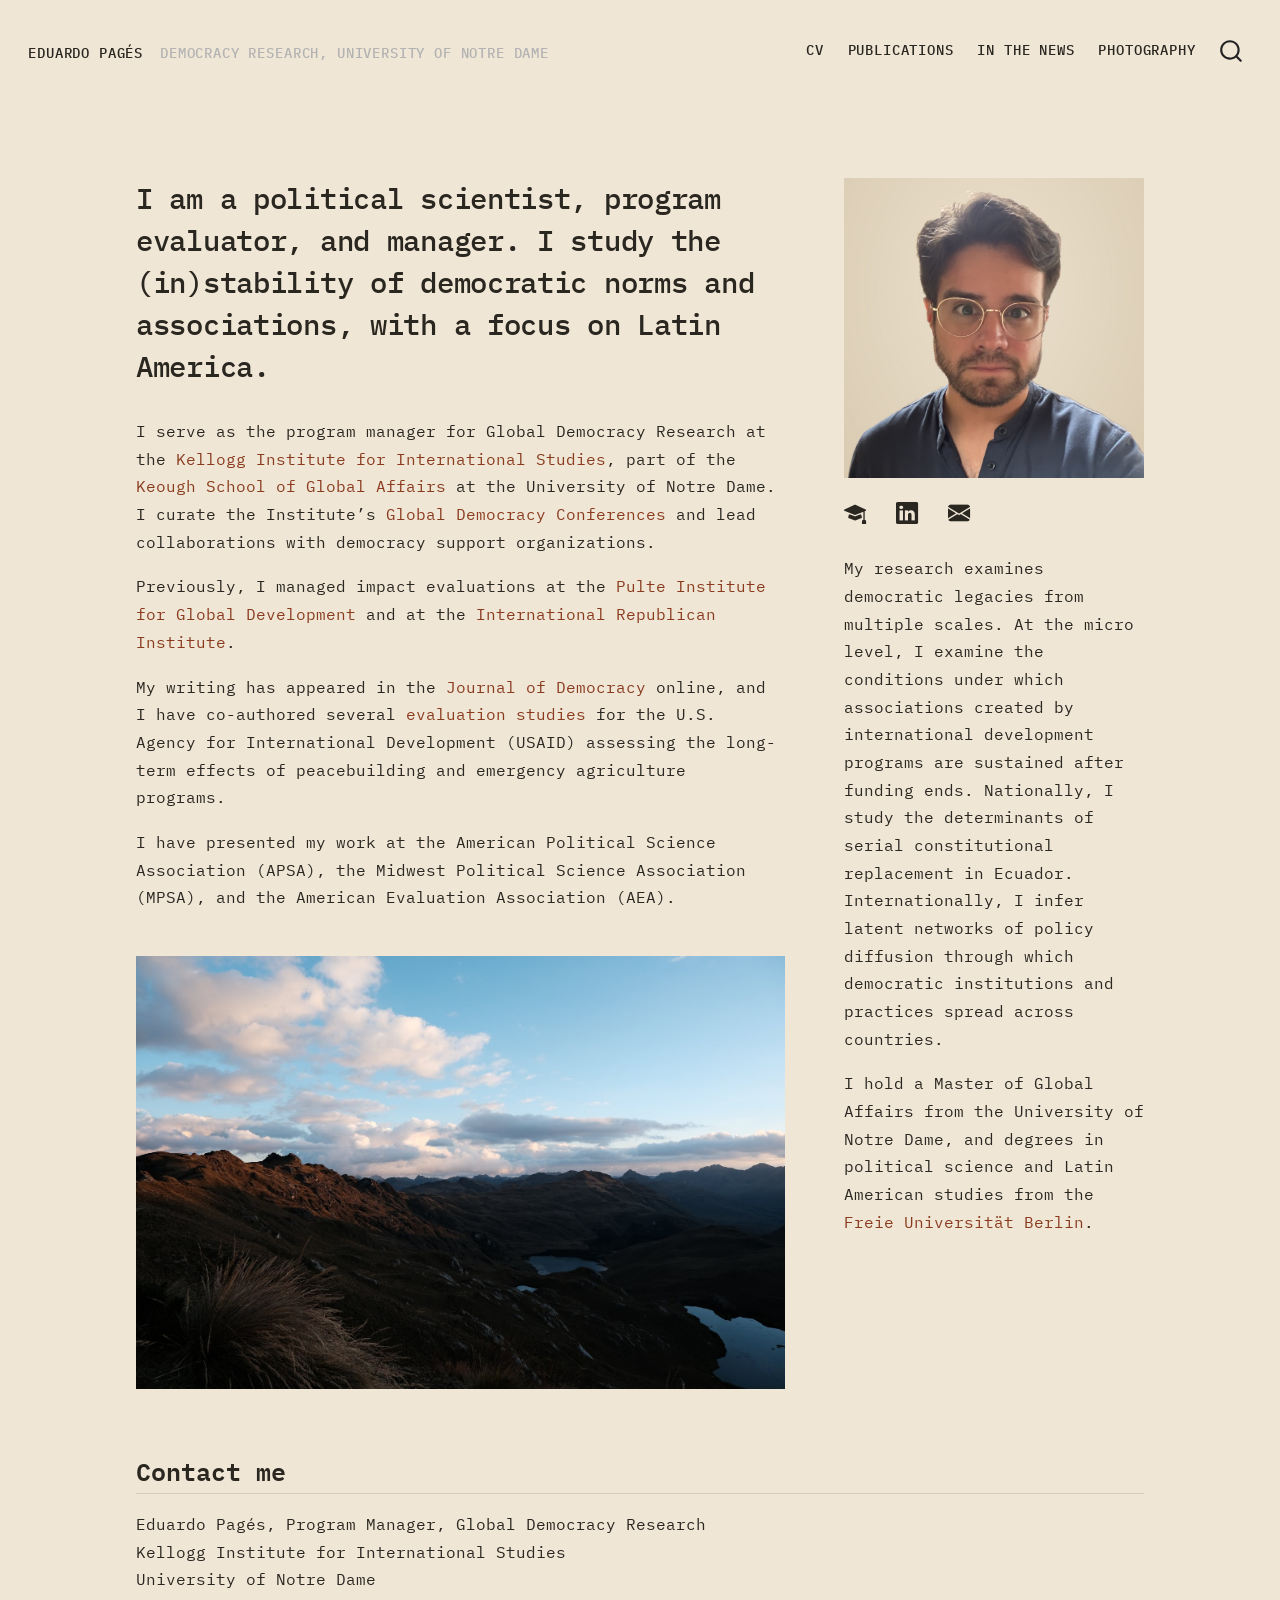
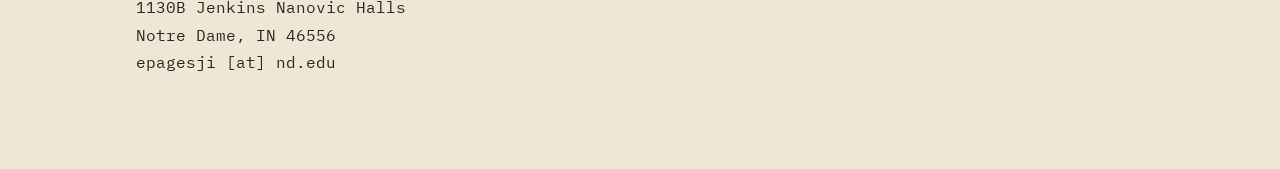
<file: docs/index.html>
<!DOCTYPE html>
<html xmlns="http://www.w3.org/1999/xhtml" lang="en" xml:lang="en"><head>

<meta charset="utf-8">
<meta name="generator" content="quarto-1.6.42">

<meta name="viewport" content="width=device-width, initial-scale=1.0, user-scalable=yes">


<title>Eduardo Pagés</title>
<style>
code{white-space: pre-wrap;}
span.smallcaps{font-variant: small-caps;}
div.columns{display: flex; gap: min(4vw, 1.5em);}
div.column{flex: auto; overflow-x: auto;}
div.hanging-indent{margin-left: 1.5em; text-indent: -1.5em;}
ul.task-list{list-style: none;}
ul.task-list li input[type="checkbox"] {
  width: 0.8em;
  margin: 0 0.8em 0.2em -1em; /* quarto-specific, see https://github.com/quarto-dev/quarto-cli/issues/4556 */ 
  vertical-align: middle;
}
</style>


<script src="site_libs/quarto-nav/quarto-nav.js"></script>
<script src="site_libs/quarto-nav/headroom.min.js"></script>
<script src="site_libs/clipboard/clipboard.min.js"></script>
<script src="site_libs/quarto-search/autocomplete.umd.js"></script>
<script src="site_libs/quarto-search/fuse.min.js"></script>
<script src="site_libs/quarto-search/quarto-search.js"></script>
<meta name="quarto:offset" content="./">
<script src="site_libs/quarto-html/quarto.js"></script>
<script src="site_libs/quarto-html/popper.min.js"></script>
<script src="site_libs/quarto-html/tippy.umd.min.js"></script>
<script src="site_libs/quarto-html/anchor.min.js"></script>
<link href="site_libs/quarto-html/tippy.css" rel="stylesheet">
<link href="site_libs/quarto-html/quarto-syntax-highlighting-d24214bd26f974c9c2c3da9940085b3d.css" rel="stylesheet" id="quarto-text-highlighting-styles">
<script src="site_libs/bootstrap/bootstrap.min.js"></script>
<link href="site_libs/bootstrap/bootstrap-icons.css" rel="stylesheet">
<link href="site_libs/bootstrap/bootstrap-5631ccc39f8198c016465c4636771dfd.min.css" rel="stylesheet" append-hash="true" id="quarto-bootstrap" data-mode="light">
<script id="quarto-search-options" type="application/json">{
  "location": "navbar",
  "copy-button": false,
  "collapse-after": 3,
  "panel-placement": "end",
  "type": "overlay",
  "limit": 50,
  "keyboard-shortcut": [
    "f",
    "/",
    "s"
  ],
  "show-item-context": false,
  "language": {
    "search-no-results-text": "No results",
    "search-matching-documents-text": "matching documents",
    "search-copy-link-title": "Copy link to search",
    "search-hide-matches-text": "Hide additional matches",
    "search-more-match-text": "more match in this document",
    "search-more-matches-text": "more matches in this document",
    "search-clear-button-title": "Clear",
    "search-text-placeholder": "",
    "search-detached-cancel-button-title": "Cancel",
    "search-submit-button-title": "Submit",
    "search-label": "Search"
  }
}</script>
<style>html{ scroll-behavior: smooth; }</style>
<meta name="google-site-verification" content="d9QWnWDzLtX7ZNqzBEEGg6mCYW7MQCTSgyORNH1W5ec">


</head>

<body class="nav-fixed">

<div id="quarto-search-results"></div>
  <header id="quarto-header" class="headroom fixed-top">
    <nav class="navbar navbar-expand-lg " data-bs-theme="dark">
      <div class="navbar-container container-fluid">
      <div class="navbar-brand-container mx-auto">
    <a class="navbar-brand" href="./index.html">
    <span class="navbar-title">Eduardo Pagés</span>
    </a>
  </div>
            <div id="quarto-search" class="" title="Search"></div>
          <button class="navbar-toggler" type="button" data-bs-toggle="collapse" data-bs-target="#navbarCollapse" aria-controls="navbarCollapse" role="menu" aria-expanded="false" aria-label="Toggle navigation" onclick="if (window.quartoToggleHeadroom) { window.quartoToggleHeadroom(); }">
  <span class="navbar-toggler-icon"></span>
</button>
          <div class="collapse navbar-collapse" id="navbarCollapse">
            <ul class="navbar-nav navbar-nav-scroll ms-auto">
  <li class="nav-item">
    <a class="nav-link" href="./cv.html"> 
<span class="menu-text">CV</span></a>
  </li>  
  <li class="nav-item">
    <a class="nav-link" href="./publications.html"> 
<span class="menu-text">Publications</span></a>
  </li>  
  <li class="nav-item">
    <a class="nav-link" href="./news.html"> 
<span class="menu-text">In the News</span></a>
  </li>  
  <li class="nav-item">
    <a class="nav-link" href="./pictures.html"> 
<span class="menu-text">Photography</span></a>
  </li>  
</ul>
          </div> <!-- /navcollapse -->
            <div class="quarto-navbar-tools">
</div>
      </div> <!-- /container-fluid -->
    </nav>
</header>
<!-- content -->
<div id="quarto-content" class="quarto-container page-columns page-rows-contents page-layout-full page-navbar">
<!-- sidebar -->
<!-- margin-sidebar -->
    
<!-- main -->
<main class="content column-page" id="quarto-document-content"><header id="title-block-header" class="quarto-title-block"></header>




<div class="home">
<div class="left">
<p class="statement">
I am a political scientist, program evaluator, and manager. I study the (in)stability of democratic norms and associations, with a focus on Latin America.
</p>
<div class="detail">
<p>I serve as the program manager for Global Democracy Research at the <a href="https://kellogg.nd.edu">Kellogg Institute for International Studies</a>, part of the <a href="https://keough.nd.edu">Keough School of Global Affairs</a> at the University of Notre Dame. I curate the Institute’s <a href="https://kellogg.nd.edu">Global Democracy Conferences</a> and lead collaborations with democracy support organizations.</p>
<p>Previously, I managed impact evaluations at the <a href="https://pulte.nd.edu">Pulte Institute for Global Development</a> and at the <a href="https://www.iri.org">International Republican Institute</a>.</p>
<p>My writing has appeared in the <a href="https://www.journalofdemocracy.org/online-exclusive/why-democracy-by-referendum-seldom-works/">Journal of Democracy</a> online, and I have co-authored several <a href="./publications.html">evaluation studies</a> for the U.S. Agency for International Development (USAID) assessing the long-term effects of peacebuilding and emergency agriculture programs.</p>
<p>I have presented my work at the American Political Science Association (APSA), the Midwest Political Science Association (MPSA), and the American Evaluation Association (AEA).</p>
</div>
<div class="andes-wrap">
<p><img class="side-photo" src="images/andes.jpg" alt="Andean páramo landscape at dusk"></p>
</div>
</div>
<div class="right">
<div class="photo-wrap">
<p><img class="headshot" src="images/headshot.jpg" alt="Portrait of Eduardo Pagés"></p>
</div>
<div class="icons">
<p><a href="https://scholar.google.com/citations?user=4RTPRncAAAAJ" aria-label="Google Scholar" title="Google Scholar"><i class="bi bi-mortarboard-fill"></i></a> <a href="https://www.linkedin.com/in/eduardopages96/" aria-label="LinkedIn" title="LinkedIn"><i class="bi bi-linkedin"></i></a> <a href="mailto:epagesji@nd.edu" aria-label="Email" title="Email"><i class="bi bi-envelope-fill"></i></a></p>
</div>
<div class="detail">
<p>My research examines democratic legacies from multiple scales. At the micro level, I examine the conditions under which associations created by international development programs are sustained after funding ends. Nationally, I study the determinants of serial constitutional replacement in Ecuador. Internationally, I infer latent networks of policy diffusion through which democratic institutions and practices spread across countries.</p>
<p>I hold a Master of Global Affairs from the University of Notre Dame, and degrees in political science and Latin American studies from the <a href="https://www.fu-berlin.de">Freie Universität Berlin</a>.</p>
</div>
</div>
</div>
<section id="contact-me" class="level2">
<h2 class="anchored" data-anchor-id="contact-me">Contact me</h2>
<div class="contact">
<p>Eduardo Pagés, Program Manager, Global Democracy Research<br> Kellogg Institute for International Studies<br> University of Notre Dame<br> 1130B Jenkins Nanovic Halls<br> Notre Dame, IN 46556<br> epagesji [at] nd.edu</p>
</div>


</section>

</main> <!-- /main -->
<script id="quarto-html-after-body" type="application/javascript">
window.document.addEventListener("DOMContentLoaded", function (event) {
  const toggleBodyColorMode = (bsSheetEl) => {
    const mode = bsSheetEl.getAttribute("data-mode");
    const bodyEl = window.document.querySelector("body");
    if (mode === "dark") {
      bodyEl.classList.add("quarto-dark");
      bodyEl.classList.remove("quarto-light");
    } else {
      bodyEl.classList.add("quarto-light");
      bodyEl.classList.remove("quarto-dark");
    }
  }
  const toggleBodyColorPrimary = () => {
    const bsSheetEl = window.document.querySelector("link#quarto-bootstrap");
    if (bsSheetEl) {
      toggleBodyColorMode(bsSheetEl);
    }
  }
  toggleBodyColorPrimary();  
  const icon = "";
  const anchorJS = new window.AnchorJS();
  anchorJS.options = {
    placement: 'right',
    icon: icon
  };
  anchorJS.add('.anchored');
  const isCodeAnnotation = (el) => {
    for (const clz of el.classList) {
      if (clz.startsWith('code-annotation-')) {                     
        return true;
      }
    }
    return false;
  }
  const onCopySuccess = function(e) {
    // button target
    const button = e.trigger;
    // don't keep focus
    button.blur();
    // flash "checked"
    button.classList.add('code-copy-button-checked');
    var currentTitle = button.getAttribute("title");
    button.setAttribute("title", "Copied!");
    let tooltip;
    if (window.bootstrap) {
      button.setAttribute("data-bs-toggle", "tooltip");
      button.setAttribute("data-bs-placement", "left");
      button.setAttribute("data-bs-title", "Copied!");
      tooltip = new bootstrap.Tooltip(button, 
        { trigger: "manual", 
          customClass: "code-copy-button-tooltip",
          offset: [0, -8]});
      tooltip.show();    
    }
    setTimeout(function() {
      if (tooltip) {
        tooltip.hide();
        button.removeAttribute("data-bs-title");
        button.removeAttribute("data-bs-toggle");
        button.removeAttribute("data-bs-placement");
      }
      button.setAttribute("title", currentTitle);
      button.classList.remove('code-copy-button-checked');
    }, 1000);
    // clear code selection
    e.clearSelection();
  }
  const getTextToCopy = function(trigger) {
      const codeEl = trigger.previousElementSibling.cloneNode(true);
      for (const childEl of codeEl.children) {
        if (isCodeAnnotation(childEl)) {
          childEl.remove();
        }
      }
      return codeEl.innerText;
  }
  const clipboard = new window.ClipboardJS('.code-copy-button:not([data-in-quarto-modal])', {
    text: getTextToCopy
  });
  clipboard.on('success', onCopySuccess);
  if (window.document.getElementById('quarto-embedded-source-code-modal')) {
    const clipboardModal = new window.ClipboardJS('.code-copy-button[data-in-quarto-modal]', {
      text: getTextToCopy,
      container: window.document.getElementById('quarto-embedded-source-code-modal')
    });
    clipboardModal.on('success', onCopySuccess);
  }
    var localhostRegex = new RegExp(/^(?:http|https):\/\/localhost\:?[0-9]*\//);
    var mailtoRegex = new RegExp(/^mailto:/);
      var filterRegex = new RegExp("https:\/\/eduard7central\.github\.io");
    var isInternal = (href) => {
        return filterRegex.test(href) || localhostRegex.test(href) || mailtoRegex.test(href);
    }
    // Inspect non-navigation links and adorn them if external
 	var links = window.document.querySelectorAll('a[href]:not(.nav-link):not(.navbar-brand):not(.toc-action):not(.sidebar-link):not(.sidebar-item-toggle):not(.pagination-link):not(.no-external):not([aria-hidden]):not(.dropdown-item):not(.quarto-navigation-tool):not(.about-link)');
    for (var i=0; i<links.length; i++) {
      const link = links[i];
      if (!isInternal(link.href)) {
        // undo the damage that might have been done by quarto-nav.js in the case of
        // links that we want to consider external
        if (link.dataset.originalHref !== undefined) {
          link.href = link.dataset.originalHref;
        }
          // target, if specified
          link.setAttribute("target", "_blank");
          if (link.getAttribute("rel") === null) {
            link.setAttribute("rel", "noopener");
          }
      }
    }
  function tippyHover(el, contentFn, onTriggerFn, onUntriggerFn) {
    const config = {
      allowHTML: true,
      maxWidth: 500,
      delay: 100,
      arrow: false,
      appendTo: function(el) {
          return el.parentElement;
      },
      interactive: true,
      interactiveBorder: 10,
      theme: 'quarto',
      placement: 'bottom-start',
    };
    if (contentFn) {
      config.content = contentFn;
    }
    if (onTriggerFn) {
      config.onTrigger = onTriggerFn;
    }
    if (onUntriggerFn) {
      config.onUntrigger = onUntriggerFn;
    }
    window.tippy(el, config); 
  }
  const noterefs = window.document.querySelectorAll('a[role="doc-noteref"]');
  for (var i=0; i<noterefs.length; i++) {
    const ref = noterefs[i];
    tippyHover(ref, function() {
      // use id or data attribute instead here
      let href = ref.getAttribute('data-footnote-href') || ref.getAttribute('href');
      try { href = new URL(href).hash; } catch {}
      const id = href.replace(/^#\/?/, "");
      const note = window.document.getElementById(id);
      if (note) {
        return note.innerHTML;
      } else {
        return "";
      }
    });
  }
  const xrefs = window.document.querySelectorAll('a.quarto-xref');
  const processXRef = (id, note) => {
    // Strip column container classes
    const stripColumnClz = (el) => {
      el.classList.remove("page-full", "page-columns");
      if (el.children) {
        for (const child of el.children) {
          stripColumnClz(child);
        }
      }
    }
    stripColumnClz(note)
    if (id === null || id.startsWith('sec-')) {
      // Special case sections, only their first couple elements
      const container = document.createElement("div");
      if (note.children && note.children.length > 2) {
        container.appendChild(note.children[0].cloneNode(true));
        for (let i = 1; i < note.children.length; i++) {
          const child = note.children[i];
          if (child.tagName === "P" && child.innerText === "") {
            continue;
          } else {
            container.appendChild(child.cloneNode(true));
            break;
          }
        }
        if (window.Quarto?.typesetMath) {
          window.Quarto.typesetMath(container);
        }
        return container.innerHTML
      } else {
        if (window.Quarto?.typesetMath) {
          window.Quarto.typesetMath(note);
        }
        return note.innerHTML;
      }
    } else {
      // Remove any anchor links if they are present
      const anchorLink = note.querySelector('a.anchorjs-link');
      if (anchorLink) {
        anchorLink.remove();
      }
      if (window.Quarto?.typesetMath) {
        window.Quarto.typesetMath(note);
      }
      if (note.classList.contains("callout")) {
        return note.outerHTML;
      } else {
        return note.innerHTML;
      }
    }
  }
  for (var i=0; i<xrefs.length; i++) {
    const xref = xrefs[i];
    tippyHover(xref, undefined, function(instance) {
      instance.disable();
      let url = xref.getAttribute('href');
      let hash = undefined; 
      if (url.startsWith('#')) {
        hash = url;
      } else {
        try { hash = new URL(url).hash; } catch {}
      }
      if (hash) {
        const id = hash.replace(/^#\/?/, "");
        const note = window.document.getElementById(id);
        if (note !== null) {
          try {
            const html = processXRef(id, note.cloneNode(true));
            instance.setContent(html);
          } finally {
            instance.enable();
            instance.show();
          }
        } else {
          // See if we can fetch this
          fetch(url.split('#')[0])
          .then(res => res.text())
          .then(html => {
            const parser = new DOMParser();
            const htmlDoc = parser.parseFromString(html, "text/html");
            const note = htmlDoc.getElementById(id);
            if (note !== null) {
              const html = processXRef(id, note);
              instance.setContent(html);
            } 
          }).finally(() => {
            instance.enable();
            instance.show();
          });
        }
      } else {
        // See if we can fetch a full url (with no hash to target)
        // This is a special case and we should probably do some content thinning / targeting
        fetch(url)
        .then(res => res.text())
        .then(html => {
          const parser = new DOMParser();
          const htmlDoc = parser.parseFromString(html, "text/html");
          const note = htmlDoc.querySelector('main.content');
          if (note !== null) {
            // This should only happen for chapter cross references
            // (since there is no id in the URL)
            // remove the first header
            if (note.children.length > 0 && note.children[0].tagName === "HEADER") {
              note.children[0].remove();
            }
            const html = processXRef(null, note);
            instance.setContent(html);
          } 
        }).finally(() => {
          instance.enable();
          instance.show();
        });
      }
    }, function(instance) {
    });
  }
      let selectedAnnoteEl;
      const selectorForAnnotation = ( cell, annotation) => {
        let cellAttr = 'data-code-cell="' + cell + '"';
        let lineAttr = 'data-code-annotation="' +  annotation + '"';
        const selector = 'span[' + cellAttr + '][' + lineAttr + ']';
        return selector;
      }
      const selectCodeLines = (annoteEl) => {
        const doc = window.document;
        const targetCell = annoteEl.getAttribute("data-target-cell");
        const targetAnnotation = annoteEl.getAttribute("data-target-annotation");
        const annoteSpan = window.document.querySelector(selectorForAnnotation(targetCell, targetAnnotation));
        const lines = annoteSpan.getAttribute("data-code-lines").split(",");
        const lineIds = lines.map((line) => {
          return targetCell + "-" + line;
        })
        let top = null;
        let height = null;
        let parent = null;
        if (lineIds.length > 0) {
            //compute the position of the single el (top and bottom and make a div)
            const el = window.document.getElementById(lineIds[0]);
            top = el.offsetTop;
            height = el.offsetHeight;
            parent = el.parentElement.parentElement;
          if (lineIds.length > 1) {
            const lastEl = window.document.getElementById(lineIds[lineIds.length - 1]);
            const bottom = lastEl.offsetTop + lastEl.offsetHeight;
            height = bottom - top;
          }
          if (top !== null && height !== null && parent !== null) {
            // cook up a div (if necessary) and position it 
            let div = window.document.getElementById("code-annotation-line-highlight");
            if (div === null) {
              div = window.document.createElement("div");
              div.setAttribute("id", "code-annotation-line-highlight");
              div.style.position = 'absolute';
              parent.appendChild(div);
            }
            div.style.top = top - 2 + "px";
            div.style.height = height + 4 + "px";
            div.style.left = 0;
            let gutterDiv = window.document.getElementById("code-annotation-line-highlight-gutter");
            if (gutterDiv === null) {
              gutterDiv = window.document.createElement("div");
              gutterDiv.setAttribute("id", "code-annotation-line-highlight-gutter");
              gutterDiv.style.position = 'absolute';
              const codeCell = window.document.getElementById(targetCell);
              const gutter = codeCell.querySelector('.code-annotation-gutter');
              gutter.appendChild(gutterDiv);
            }
            gutterDiv.style.top = top - 2 + "px";
            gutterDiv.style.height = height + 4 + "px";
          }
          selectedAnnoteEl = annoteEl;
        }
      };
      const unselectCodeLines = () => {
        const elementsIds = ["code-annotation-line-highlight", "code-annotation-line-highlight-gutter"];
        elementsIds.forEach((elId) => {
          const div = window.document.getElementById(elId);
          if (div) {
            div.remove();
          }
        });
        selectedAnnoteEl = undefined;
      };
        // Handle positioning of the toggle
    window.addEventListener(
      "resize",
      throttle(() => {
        elRect = undefined;
        if (selectedAnnoteEl) {
          selectCodeLines(selectedAnnoteEl);
        }
      }, 10)
    );
    function throttle(fn, ms) {
    let throttle = false;
    let timer;
      return (...args) => {
        if(!throttle) { // first call gets through
            fn.apply(this, args);
            throttle = true;
        } else { // all the others get throttled
            if(timer) clearTimeout(timer); // cancel #2
            timer = setTimeout(() => {
              fn.apply(this, args);
              timer = throttle = false;
            }, ms);
        }
      };
    }
      // Attach click handler to the DT
      const annoteDls = window.document.querySelectorAll('dt[data-target-cell]');
      for (const annoteDlNode of annoteDls) {
        annoteDlNode.addEventListener('click', (event) => {
          const clickedEl = event.target;
          if (clickedEl !== selectedAnnoteEl) {
            unselectCodeLines();
            const activeEl = window.document.querySelector('dt[data-target-cell].code-annotation-active');
            if (activeEl) {
              activeEl.classList.remove('code-annotation-active');
            }
            selectCodeLines(clickedEl);
            clickedEl.classList.add('code-annotation-active');
          } else {
            // Unselect the line
            unselectCodeLines();
            clickedEl.classList.remove('code-annotation-active');
          }
        });
      }
  const findCites = (el) => {
    const parentEl = el.parentElement;
    if (parentEl) {
      const cites = parentEl.dataset.cites;
      if (cites) {
        return {
          el,
          cites: cites.split(' ')
        };
      } else {
        return findCites(el.parentElement)
      }
    } else {
      return undefined;
    }
  };
  var bibliorefs = window.document.querySelectorAll('a[role="doc-biblioref"]');
  for (var i=0; i<bibliorefs.length; i++) {
    const ref = bibliorefs[i];
    const citeInfo = findCites(ref);
    if (citeInfo) {
      tippyHover(citeInfo.el, function() {
        var popup = window.document.createElement('div');
        citeInfo.cites.forEach(function(cite) {
          var citeDiv = window.document.createElement('div');
          citeDiv.classList.add('hanging-indent');
          citeDiv.classList.add('csl-entry');
          var biblioDiv = window.document.getElementById('ref-' + cite);
          if (biblioDiv) {
            citeDiv.innerHTML = biblioDiv.innerHTML;
          }
          popup.appendChild(citeDiv);
        });
        return popup.innerHTML;
      });
    }
  }
});
</script>
</div> <!-- /content -->




<script src="site_libs/quarto-html/zenscroll-min.js"></script>
</body></html>
</file>
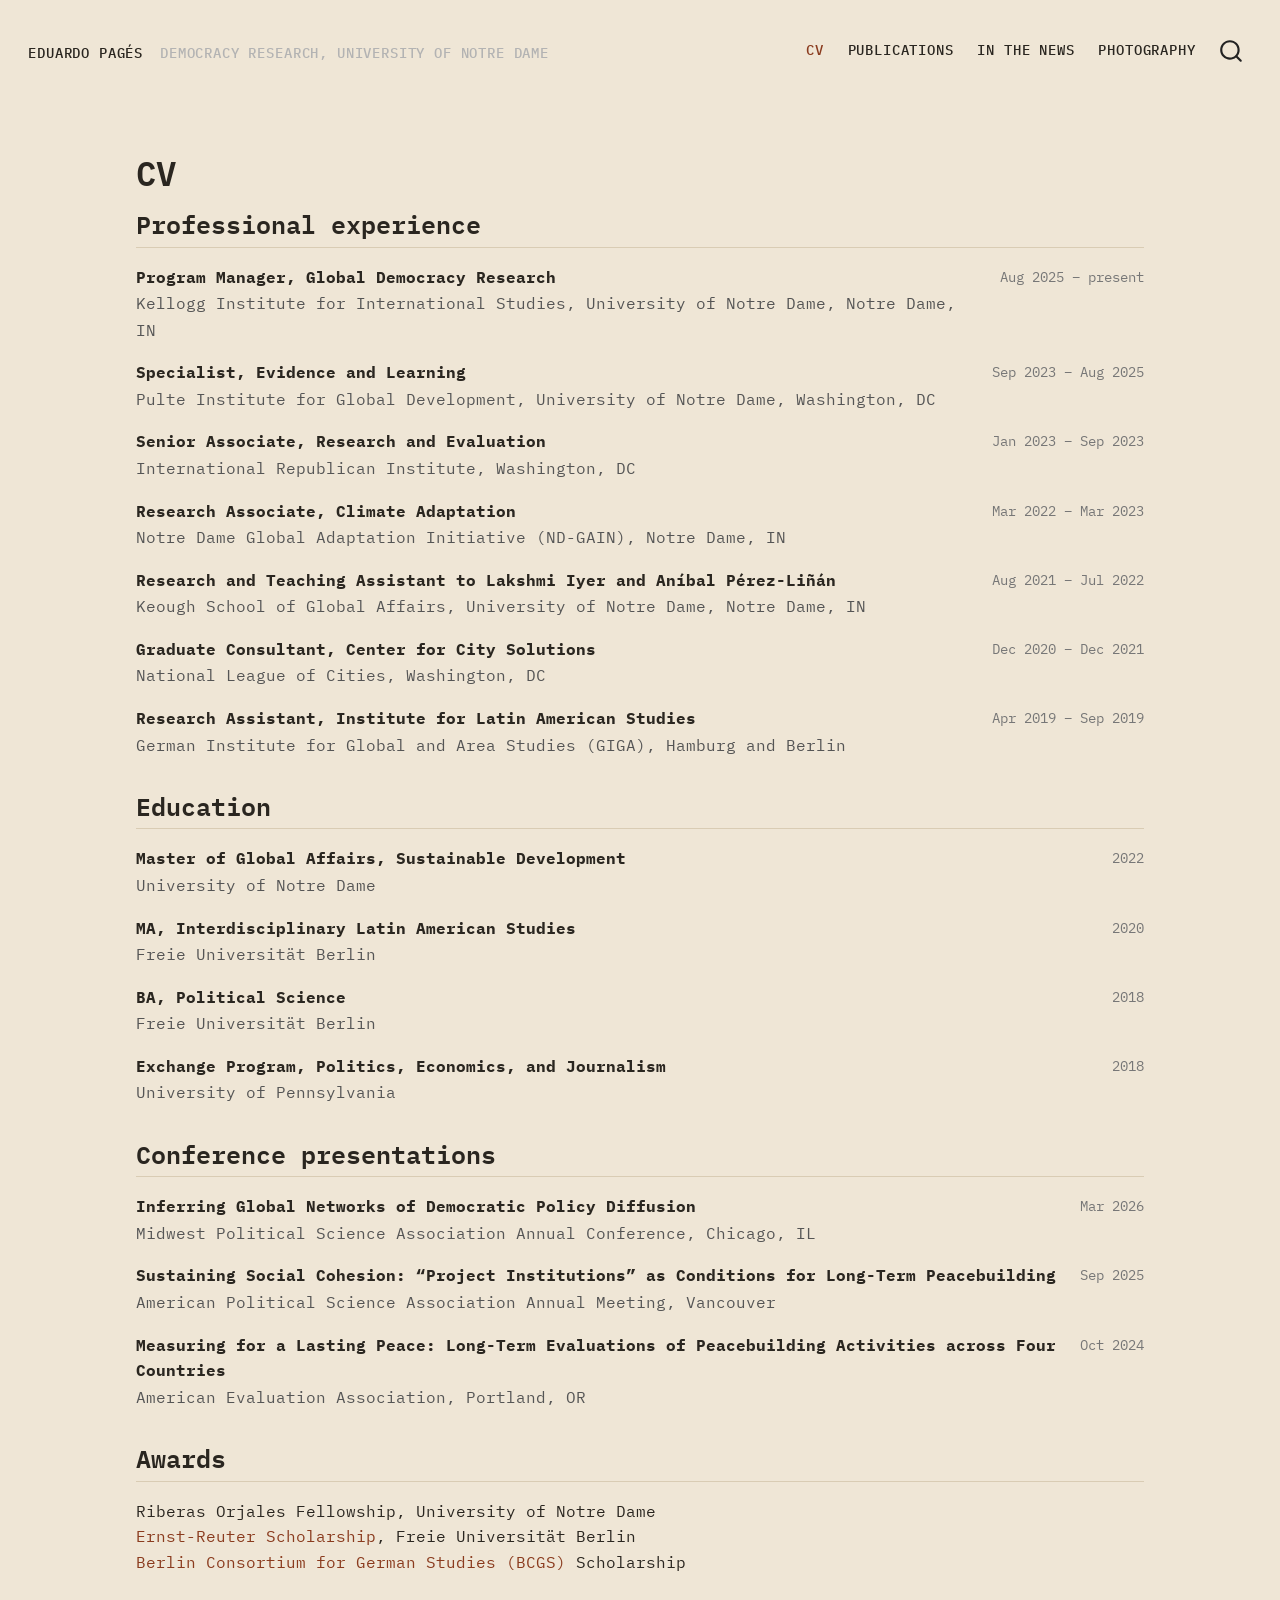
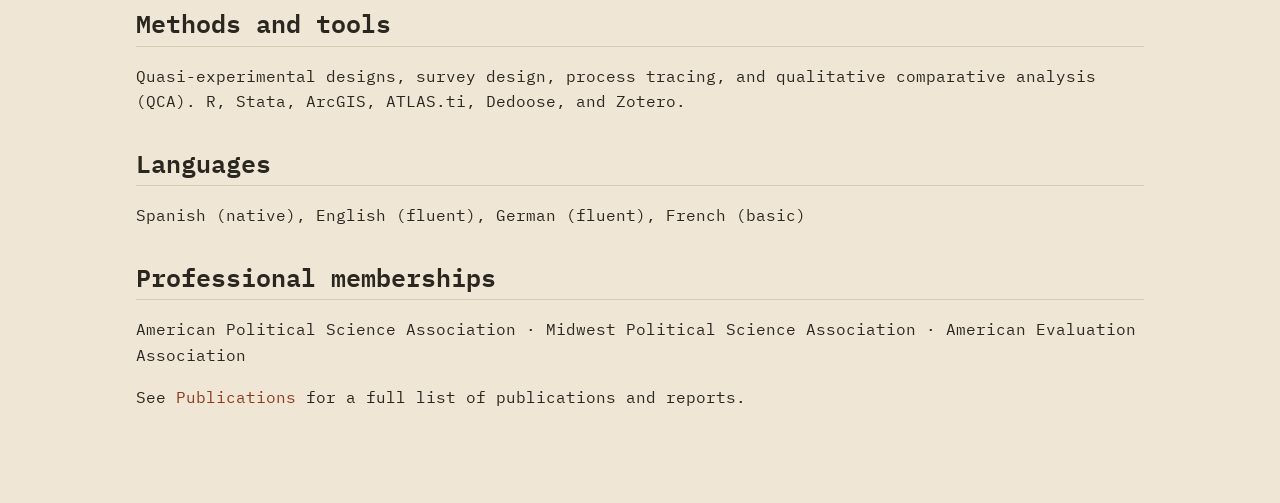
<file: docs/cv.html>
<!DOCTYPE html>
<html xmlns="http://www.w3.org/1999/xhtml" lang="en" xml:lang="en"><head>

<meta charset="utf-8">
<meta name="generator" content="quarto-1.6.42">

<meta name="viewport" content="width=device-width, initial-scale=1.0, user-scalable=yes">


<title>CV – Eduardo Pagés</title>
<style>
code{white-space: pre-wrap;}
span.smallcaps{font-variant: small-caps;}
div.columns{display: flex; gap: min(4vw, 1.5em);}
div.column{flex: auto; overflow-x: auto;}
div.hanging-indent{margin-left: 1.5em; text-indent: -1.5em;}
ul.task-list{list-style: none;}
ul.task-list li input[type="checkbox"] {
  width: 0.8em;
  margin: 0 0.8em 0.2em -1em; /* quarto-specific, see https://github.com/quarto-dev/quarto-cli/issues/4556 */ 
  vertical-align: middle;
}
</style>


<script src="site_libs/quarto-nav/quarto-nav.js"></script>
<script src="site_libs/quarto-nav/headroom.min.js"></script>
<script src="site_libs/clipboard/clipboard.min.js"></script>
<script src="site_libs/quarto-search/autocomplete.umd.js"></script>
<script src="site_libs/quarto-search/fuse.min.js"></script>
<script src="site_libs/quarto-search/quarto-search.js"></script>
<meta name="quarto:offset" content="./">
<script src="site_libs/quarto-html/quarto.js"></script>
<script src="site_libs/quarto-html/popper.min.js"></script>
<script src="site_libs/quarto-html/tippy.umd.min.js"></script>
<script src="site_libs/quarto-html/anchor.min.js"></script>
<link href="site_libs/quarto-html/tippy.css" rel="stylesheet">
<link href="site_libs/quarto-html/quarto-syntax-highlighting-d24214bd26f974c9c2c3da9940085b3d.css" rel="stylesheet" id="quarto-text-highlighting-styles">
<script src="site_libs/bootstrap/bootstrap.min.js"></script>
<link href="site_libs/bootstrap/bootstrap-icons.css" rel="stylesheet">
<link href="site_libs/bootstrap/bootstrap-5631ccc39f8198c016465c4636771dfd.min.css" rel="stylesheet" append-hash="true" id="quarto-bootstrap" data-mode="light">
<script id="quarto-search-options" type="application/json">{
  "location": "navbar",
  "copy-button": false,
  "collapse-after": 3,
  "panel-placement": "end",
  "type": "overlay",
  "limit": 50,
  "keyboard-shortcut": [
    "f",
    "/",
    "s"
  ],
  "show-item-context": false,
  "language": {
    "search-no-results-text": "No results",
    "search-matching-documents-text": "matching documents",
    "search-copy-link-title": "Copy link to search",
    "search-hide-matches-text": "Hide additional matches",
    "search-more-match-text": "more match in this document",
    "search-more-matches-text": "more matches in this document",
    "search-clear-button-title": "Clear",
    "search-text-placeholder": "",
    "search-detached-cancel-button-title": "Cancel",
    "search-submit-button-title": "Submit",
    "search-label": "Search"
  }
}</script>
<style>html{ scroll-behavior: smooth; }</style>
<meta name="google-site-verification" content="d9QWnWDzLtX7ZNqzBEEGg6mCYW7MQCTSgyORNH1W5ec">


</head>

<body class="nav-fixed">

<div id="quarto-search-results"></div>
  <header id="quarto-header" class="headroom fixed-top">
    <nav class="navbar navbar-expand-lg " data-bs-theme="dark">
      <div class="navbar-container container-fluid">
      <div class="navbar-brand-container mx-auto">
    <a class="navbar-brand" href="./index.html">
    <span class="navbar-title">Eduardo Pagés</span>
    </a>
  </div>
            <div id="quarto-search" class="" title="Search"></div>
          <button class="navbar-toggler" type="button" data-bs-toggle="collapse" data-bs-target="#navbarCollapse" aria-controls="navbarCollapse" role="menu" aria-expanded="false" aria-label="Toggle navigation" onclick="if (window.quartoToggleHeadroom) { window.quartoToggleHeadroom(); }">
  <span class="navbar-toggler-icon"></span>
</button>
          <div class="collapse navbar-collapse" id="navbarCollapse">
            <ul class="navbar-nav navbar-nav-scroll ms-auto">
  <li class="nav-item">
    <a class="nav-link active" href="./cv.html" aria-current="page"> 
<span class="menu-text">CV</span></a>
  </li>  
  <li class="nav-item">
    <a class="nav-link" href="./publications.html"> 
<span class="menu-text">Publications</span></a>
  </li>  
  <li class="nav-item">
    <a class="nav-link" href="./news.html"> 
<span class="menu-text">In the News</span></a>
  </li>  
  <li class="nav-item">
    <a class="nav-link" href="./pictures.html"> 
<span class="menu-text">Photography</span></a>
  </li>  
</ul>
          </div> <!-- /navcollapse -->
            <div class="quarto-navbar-tools">
</div>
      </div> <!-- /container-fluid -->
    </nav>
</header>
<!-- content -->
<div id="quarto-content" class="quarto-container page-columns page-rows-contents page-layout-full page-navbar">
<!-- sidebar -->
<!-- margin-sidebar -->
    
<!-- main -->
<main class="content column-page" id="quarto-document-content">

<header id="title-block-header" class="quarto-title-block default">
<div class="quarto-title">
<h1 class="title">CV</h1>
</div>



<div class="quarto-title-meta column-page">

    
  
    
  </div>
  


</header>


<!-- To offer a PDF, save it as files/Pages_CV.pdf and uncomment the next line. -->
<!-- [Download CV (PDF)](files/Pages_CV.pdf){.btn .btn-outline-primary .btn-sm} -->
<section id="professional-experience" class="level2">
<h2 class="anchored" data-anchor-id="professional-experience">Professional experience</h2>
<div class="cv-entry">
<div class="cv-row">
<div>
<strong>Program Manager, Global Democracy Research</strong><br><span class="org">Kellogg Institute for International Studies, University of Notre Dame, Notre Dame, IN</span>
</div>
<div class="when">
Aug 2025 – present
</div>
</div>
</div>
<div class="cv-entry">
<div class="cv-row">
<div>
<strong>Specialist, Evidence and Learning</strong><br><span class="org">Pulte Institute for Global Development, University of Notre Dame, Washington, DC</span>
</div>
<div class="when">
Sep 2023 – Aug 2025
</div>
</div>
</div>
<div class="cv-entry">
<div class="cv-row">
<div>
<strong>Senior Associate, Research and Evaluation</strong><br><span class="org">International Republican Institute, Washington, DC</span>
</div>
<div class="when">
Jan 2023 – Sep 2023
</div>
</div>
</div>
<div class="cv-entry">
<div class="cv-row">
<div>
<strong>Research Associate, Climate Adaptation</strong><br><span class="org">Notre Dame Global Adaptation Initiative (ND-GAIN), Notre Dame, IN</span>
</div>
<div class="when">
Mar 2022 – Mar 2023
</div>
</div>
</div>
<div class="cv-entry">
<div class="cv-row">
<div>
<strong>Research and Teaching Assistant to Lakshmi Iyer and Aníbal Pérez-Liñán</strong><br><span class="org">Keough School of Global Affairs, University of Notre Dame, Notre Dame, IN</span>
</div>
<div class="when">
Aug 2021 – Jul 2022
</div>
</div>
</div>
<div class="cv-entry">
<div class="cv-row">
<div>
<strong>Graduate Consultant, Center for City Solutions</strong><br><span class="org">National League of Cities, Washington, DC</span>
</div>
<div class="when">
Dec 2020 – Dec 2021
</div>
</div>
</div>
<div class="cv-entry">
<div class="cv-row">
<div>
<strong>Research Assistant, Institute for Latin American Studies</strong><br><span class="org">German Institute for Global and Area Studies (GIGA), Hamburg and Berlin</span>
</div>
<div class="when">
Apr 2019 – Sep 2019
</div>
</div>
</div>
</section>
<section id="education" class="level2">
<h2 class="anchored" data-anchor-id="education">Education</h2>
<div class="cv-entry">
<div class="cv-row">
<div>
<strong>Master of Global Affairs, Sustainable Development</strong><br><span class="org">University of Notre Dame</span>
</div>
<div class="when">
2022
</div>
</div>
</div>
<div class="cv-entry">
<div class="cv-row">
<div>
<strong>MA, Interdisciplinary Latin American Studies</strong><br><span class="org">Freie Universität Berlin</span>
</div>
<div class="when">
2020
</div>
</div>
</div>
<div class="cv-entry">
<div class="cv-row">
<div>
<strong>BA, Political Science</strong><br><span class="org">Freie Universität Berlin</span>
</div>
<div class="when">
2018
</div>
</div>
</div>
<div class="cv-entry">
<div class="cv-row">
<div>
<strong>Exchange Program, Politics, Economics, and Journalism</strong><br><span class="org">University of Pennsylvania</span>
</div>
<div class="when">
2018
</div>
</div>
</div>
</section>
<section id="conference-presentations" class="level2">
<h2 class="anchored" data-anchor-id="conference-presentations">Conference presentations</h2>
<div class="cv-entry">
<div class="cv-row">
<div>
<strong>Inferring Global Networks of Democratic Policy Diffusion</strong><br><span class="org">Midwest Political Science Association Annual Conference, Chicago, IL</span>
</div>
<div class="when">
Mar 2026
</div>
</div>
</div>
<div class="cv-entry">
<div class="cv-row">
<div>
<strong>Sustaining Social Cohesion: “Project Institutions” as Conditions for Long-Term Peacebuilding</strong><br><span class="org">American Political Science Association Annual Meeting, Vancouver</span>
</div>
<div class="when">
Sep 2025
</div>
</div>
</div>
<div class="cv-entry">
<div class="cv-row">
<div>
<strong>Measuring for a Lasting Peace: Long-Term Evaluations of Peacebuilding Activities across Four Countries</strong><br><span class="org">American Evaluation Association, Portland, OR</span>
</div>
<div class="when">
Oct 2024
</div>
</div>
</div>
</section>
<section id="awards" class="level2">
<h2 class="anchored" data-anchor-id="awards">Awards</h2>
<p>Riberas Orjales Fellowship, University of Notre Dame<br> <a href="https://www.fu-berlin.de/sites/erg/foerderaktivitaeten/ernst-reuter-stipendien/ers10/index.html">Ernst-Reuter Scholarship</a>, Freie Universität Berlin<br> <a href="https://global.undergrad.columbia.edu/program/bcgs">Berlin Consortium for German Studies (BCGS)</a> Scholarship</p>
</section>
<section id="methods-and-tools" class="level2">
<h2 class="anchored" data-anchor-id="methods-and-tools">Methods and tools</h2>
<p>Quasi-experimental designs, survey design, process tracing, and qualitative comparative analysis (QCA). R, Stata, ArcGIS, ATLAS.ti, Dedoose, and Zotero.</p>
</section>
<section id="languages" class="level2">
<h2 class="anchored" data-anchor-id="languages">Languages</h2>
<p>Spanish (native), English (fluent), German (fluent), French (basic)</p>
</section>
<section id="professional-memberships" class="level2">
<h2 class="anchored" data-anchor-id="professional-memberships">Professional memberships</h2>
<p>American Political Science Association · Midwest Political Science Association · American Evaluation Association</p>
<p>See <a href="./publications.html">Publications</a> for a full list of publications and reports.</p>


</section>

</main> <!-- /main -->
<script id="quarto-html-after-body" type="application/javascript">
window.document.addEventListener("DOMContentLoaded", function (event) {
  const toggleBodyColorMode = (bsSheetEl) => {
    const mode = bsSheetEl.getAttribute("data-mode");
    const bodyEl = window.document.querySelector("body");
    if (mode === "dark") {
      bodyEl.classList.add("quarto-dark");
      bodyEl.classList.remove("quarto-light");
    } else {
      bodyEl.classList.add("quarto-light");
      bodyEl.classList.remove("quarto-dark");
    }
  }
  const toggleBodyColorPrimary = () => {
    const bsSheetEl = window.document.querySelector("link#quarto-bootstrap");
    if (bsSheetEl) {
      toggleBodyColorMode(bsSheetEl);
    }
  }
  toggleBodyColorPrimary();  
  const icon = "";
  const anchorJS = new window.AnchorJS();
  anchorJS.options = {
    placement: 'right',
    icon: icon
  };
  anchorJS.add('.anchored');
  const isCodeAnnotation = (el) => {
    for (const clz of el.classList) {
      if (clz.startsWith('code-annotation-')) {                     
        return true;
      }
    }
    return false;
  }
  const onCopySuccess = function(e) {
    // button target
    const button = e.trigger;
    // don't keep focus
    button.blur();
    // flash "checked"
    button.classList.add('code-copy-button-checked');
    var currentTitle = button.getAttribute("title");
    button.setAttribute("title", "Copied!");
    let tooltip;
    if (window.bootstrap) {
      button.setAttribute("data-bs-toggle", "tooltip");
      button.setAttribute("data-bs-placement", "left");
      button.setAttribute("data-bs-title", "Copied!");
      tooltip = new bootstrap.Tooltip(button, 
        { trigger: "manual", 
          customClass: "code-copy-button-tooltip",
          offset: [0, -8]});
      tooltip.show();    
    }
    setTimeout(function() {
      if (tooltip) {
        tooltip.hide();
        button.removeAttribute("data-bs-title");
        button.removeAttribute("data-bs-toggle");
        button.removeAttribute("data-bs-placement");
      }
      button.setAttribute("title", currentTitle);
      button.classList.remove('code-copy-button-checked');
    }, 1000);
    // clear code selection
    e.clearSelection();
  }
  const getTextToCopy = function(trigger) {
      const codeEl = trigger.previousElementSibling.cloneNode(true);
      for (const childEl of codeEl.children) {
        if (isCodeAnnotation(childEl)) {
          childEl.remove();
        }
      }
      return codeEl.innerText;
  }
  const clipboard = new window.ClipboardJS('.code-copy-button:not([data-in-quarto-modal])', {
    text: getTextToCopy
  });
  clipboard.on('success', onCopySuccess);
  if (window.document.getElementById('quarto-embedded-source-code-modal')) {
    const clipboardModal = new window.ClipboardJS('.code-copy-button[data-in-quarto-modal]', {
      text: getTextToCopy,
      container: window.document.getElementById('quarto-embedded-source-code-modal')
    });
    clipboardModal.on('success', onCopySuccess);
  }
    var localhostRegex = new RegExp(/^(?:http|https):\/\/localhost\:?[0-9]*\//);
    var mailtoRegex = new RegExp(/^mailto:/);
      var filterRegex = new RegExp("https:\/\/eduard7central\.github\.io");
    var isInternal = (href) => {
        return filterRegex.test(href) || localhostRegex.test(href) || mailtoRegex.test(href);
    }
    // Inspect non-navigation links and adorn them if external
 	var links = window.document.querySelectorAll('a[href]:not(.nav-link):not(.navbar-brand):not(.toc-action):not(.sidebar-link):not(.sidebar-item-toggle):not(.pagination-link):not(.no-external):not([aria-hidden]):not(.dropdown-item):not(.quarto-navigation-tool):not(.about-link)');
    for (var i=0; i<links.length; i++) {
      const link = links[i];
      if (!isInternal(link.href)) {
        // undo the damage that might have been done by quarto-nav.js in the case of
        // links that we want to consider external
        if (link.dataset.originalHref !== undefined) {
          link.href = link.dataset.originalHref;
        }
          // target, if specified
          link.setAttribute("target", "_blank");
          if (link.getAttribute("rel") === null) {
            link.setAttribute("rel", "noopener");
          }
      }
    }
  function tippyHover(el, contentFn, onTriggerFn, onUntriggerFn) {
    const config = {
      allowHTML: true,
      maxWidth: 500,
      delay: 100,
      arrow: false,
      appendTo: function(el) {
          return el.parentElement;
      },
      interactive: true,
      interactiveBorder: 10,
      theme: 'quarto',
      placement: 'bottom-start',
    };
    if (contentFn) {
      config.content = contentFn;
    }
    if (onTriggerFn) {
      config.onTrigger = onTriggerFn;
    }
    if (onUntriggerFn) {
      config.onUntrigger = onUntriggerFn;
    }
    window.tippy(el, config); 
  }
  const noterefs = window.document.querySelectorAll('a[role="doc-noteref"]');
  for (var i=0; i<noterefs.length; i++) {
    const ref = noterefs[i];
    tippyHover(ref, function() {
      // use id or data attribute instead here
      let href = ref.getAttribute('data-footnote-href') || ref.getAttribute('href');
      try { href = new URL(href).hash; } catch {}
      const id = href.replace(/^#\/?/, "");
      const note = window.document.getElementById(id);
      if (note) {
        return note.innerHTML;
      } else {
        return "";
      }
    });
  }
  const xrefs = window.document.querySelectorAll('a.quarto-xref');
  const processXRef = (id, note) => {
    // Strip column container classes
    const stripColumnClz = (el) => {
      el.classList.remove("page-full", "page-columns");
      if (el.children) {
        for (const child of el.children) {
          stripColumnClz(child);
        }
      }
    }
    stripColumnClz(note)
    if (id === null || id.startsWith('sec-')) {
      // Special case sections, only their first couple elements
      const container = document.createElement("div");
      if (note.children && note.children.length > 2) {
        container.appendChild(note.children[0].cloneNode(true));
        for (let i = 1; i < note.children.length; i++) {
          const child = note.children[i];
          if (child.tagName === "P" && child.innerText === "") {
            continue;
          } else {
            container.appendChild(child.cloneNode(true));
            break;
          }
        }
        if (window.Quarto?.typesetMath) {
          window.Quarto.typesetMath(container);
        }
        return container.innerHTML
      } else {
        if (window.Quarto?.typesetMath) {
          window.Quarto.typesetMath(note);
        }
        return note.innerHTML;
      }
    } else {
      // Remove any anchor links if they are present
      const anchorLink = note.querySelector('a.anchorjs-link');
      if (anchorLink) {
        anchorLink.remove();
      }
      if (window.Quarto?.typesetMath) {
        window.Quarto.typesetMath(note);
      }
      if (note.classList.contains("callout")) {
        return note.outerHTML;
      } else {
        return note.innerHTML;
      }
    }
  }
  for (var i=0; i<xrefs.length; i++) {
    const xref = xrefs[i];
    tippyHover(xref, undefined, function(instance) {
      instance.disable();
      let url = xref.getAttribute('href');
      let hash = undefined; 
      if (url.startsWith('#')) {
        hash = url;
      } else {
        try { hash = new URL(url).hash; } catch {}
      }
      if (hash) {
        const id = hash.replace(/^#\/?/, "");
        const note = window.document.getElementById(id);
        if (note !== null) {
          try {
            const html = processXRef(id, note.cloneNode(true));
            instance.setContent(html);
          } finally {
            instance.enable();
            instance.show();
          }
        } else {
          // See if we can fetch this
          fetch(url.split('#')[0])
          .then(res => res.text())
          .then(html => {
            const parser = new DOMParser();
            const htmlDoc = parser.parseFromString(html, "text/html");
            const note = htmlDoc.getElementById(id);
            if (note !== null) {
              const html = processXRef(id, note);
              instance.setContent(html);
            } 
          }).finally(() => {
            instance.enable();
            instance.show();
          });
        }
      } else {
        // See if we can fetch a full url (with no hash to target)
        // This is a special case and we should probably do some content thinning / targeting
        fetch(url)
        .then(res => res.text())
        .then(html => {
          const parser = new DOMParser();
          const htmlDoc = parser.parseFromString(html, "text/html");
          const note = htmlDoc.querySelector('main.content');
          if (note !== null) {
            // This should only happen for chapter cross references
            // (since there is no id in the URL)
            // remove the first header
            if (note.children.length > 0 && note.children[0].tagName === "HEADER") {
              note.children[0].remove();
            }
            const html = processXRef(null, note);
            instance.setContent(html);
          } 
        }).finally(() => {
          instance.enable();
          instance.show();
        });
      }
    }, function(instance) {
    });
  }
      let selectedAnnoteEl;
      const selectorForAnnotation = ( cell, annotation) => {
        let cellAttr = 'data-code-cell="' + cell + '"';
        let lineAttr = 'data-code-annotation="' +  annotation + '"';
        const selector = 'span[' + cellAttr + '][' + lineAttr + ']';
        return selector;
      }
      const selectCodeLines = (annoteEl) => {
        const doc = window.document;
        const targetCell = annoteEl.getAttribute("data-target-cell");
        const targetAnnotation = annoteEl.getAttribute("data-target-annotation");
        const annoteSpan = window.document.querySelector(selectorForAnnotation(targetCell, targetAnnotation));
        const lines = annoteSpan.getAttribute("data-code-lines").split(",");
        const lineIds = lines.map((line) => {
          return targetCell + "-" + line;
        })
        let top = null;
        let height = null;
        let parent = null;
        if (lineIds.length > 0) {
            //compute the position of the single el (top and bottom and make a div)
            const el = window.document.getElementById(lineIds[0]);
            top = el.offsetTop;
            height = el.offsetHeight;
            parent = el.parentElement.parentElement;
          if (lineIds.length > 1) {
            const lastEl = window.document.getElementById(lineIds[lineIds.length - 1]);
            const bottom = lastEl.offsetTop + lastEl.offsetHeight;
            height = bottom - top;
          }
          if (top !== null && height !== null && parent !== null) {
            // cook up a div (if necessary) and position it 
            let div = window.document.getElementById("code-annotation-line-highlight");
            if (div === null) {
              div = window.document.createElement("div");
              div.setAttribute("id", "code-annotation-line-highlight");
              div.style.position = 'absolute';
              parent.appendChild(div);
            }
            div.style.top = top - 2 + "px";
            div.style.height = height + 4 + "px";
            div.style.left = 0;
            let gutterDiv = window.document.getElementById("code-annotation-line-highlight-gutter");
            if (gutterDiv === null) {
              gutterDiv = window.document.createElement("div");
              gutterDiv.setAttribute("id", "code-annotation-line-highlight-gutter");
              gutterDiv.style.position = 'absolute';
              const codeCell = window.document.getElementById(targetCell);
              const gutter = codeCell.querySelector('.code-annotation-gutter');
              gutter.appendChild(gutterDiv);
            }
            gutterDiv.style.top = top - 2 + "px";
            gutterDiv.style.height = height + 4 + "px";
          }
          selectedAnnoteEl = annoteEl;
        }
      };
      const unselectCodeLines = () => {
        const elementsIds = ["code-annotation-line-highlight", "code-annotation-line-highlight-gutter"];
        elementsIds.forEach((elId) => {
          const div = window.document.getElementById(elId);
          if (div) {
            div.remove();
          }
        });
        selectedAnnoteEl = undefined;
      };
        // Handle positioning of the toggle
    window.addEventListener(
      "resize",
      throttle(() => {
        elRect = undefined;
        if (selectedAnnoteEl) {
          selectCodeLines(selectedAnnoteEl);
        }
      }, 10)
    );
    function throttle(fn, ms) {
    let throttle = false;
    let timer;
      return (...args) => {
        if(!throttle) { // first call gets through
            fn.apply(this, args);
            throttle = true;
        } else { // all the others get throttled
            if(timer) clearTimeout(timer); // cancel #2
            timer = setTimeout(() => {
              fn.apply(this, args);
              timer = throttle = false;
            }, ms);
        }
      };
    }
      // Attach click handler to the DT
      const annoteDls = window.document.querySelectorAll('dt[data-target-cell]');
      for (const annoteDlNode of annoteDls) {
        annoteDlNode.addEventListener('click', (event) => {
          const clickedEl = event.target;
          if (clickedEl !== selectedAnnoteEl) {
            unselectCodeLines();
            const activeEl = window.document.querySelector('dt[data-target-cell].code-annotation-active');
            if (activeEl) {
              activeEl.classList.remove('code-annotation-active');
            }
            selectCodeLines(clickedEl);
            clickedEl.classList.add('code-annotation-active');
          } else {
            // Unselect the line
            unselectCodeLines();
            clickedEl.classList.remove('code-annotation-active');
          }
        });
      }
  const findCites = (el) => {
    const parentEl = el.parentElement;
    if (parentEl) {
      const cites = parentEl.dataset.cites;
      if (cites) {
        return {
          el,
          cites: cites.split(' ')
        };
      } else {
        return findCites(el.parentElement)
      }
    } else {
      return undefined;
    }
  };
  var bibliorefs = window.document.querySelectorAll('a[role="doc-biblioref"]');
  for (var i=0; i<bibliorefs.length; i++) {
    const ref = bibliorefs[i];
    const citeInfo = findCites(ref);
    if (citeInfo) {
      tippyHover(citeInfo.el, function() {
        var popup = window.document.createElement('div');
        citeInfo.cites.forEach(function(cite) {
          var citeDiv = window.document.createElement('div');
          citeDiv.classList.add('hanging-indent');
          citeDiv.classList.add('csl-entry');
          var biblioDiv = window.document.getElementById('ref-' + cite);
          if (biblioDiv) {
            citeDiv.innerHTML = biblioDiv.innerHTML;
          }
          popup.appendChild(citeDiv);
        });
        return popup.innerHTML;
      });
    }
  }
});
</script>
</div> <!-- /content -->




<script src="site_libs/quarto-html/zenscroll-min.js"></script>
</body></html>
</file>
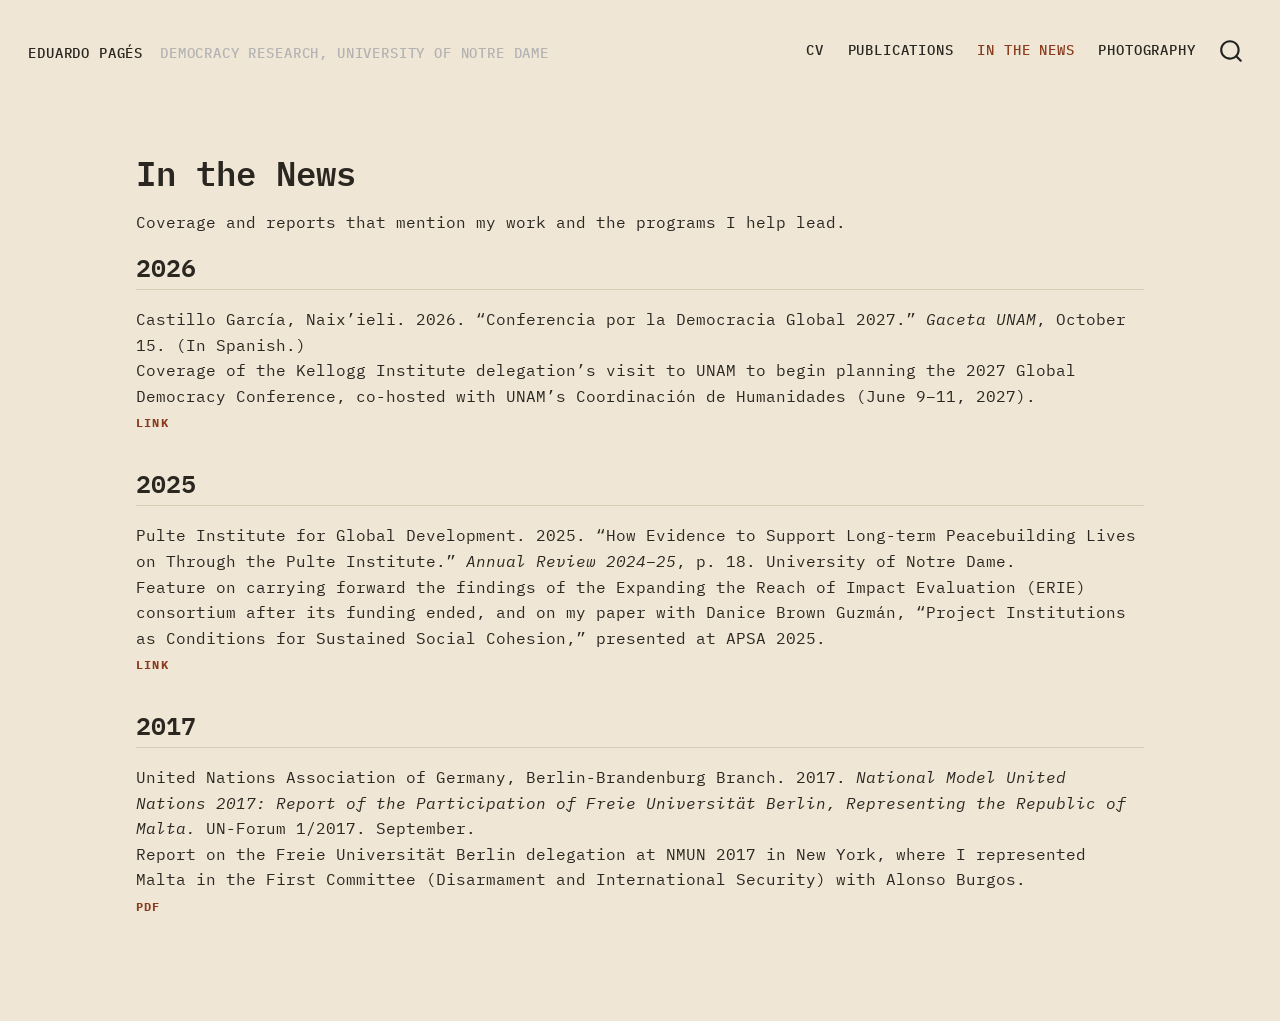
<file: docs/news.html>
<!DOCTYPE html>
<html xmlns="http://www.w3.org/1999/xhtml" lang="en" xml:lang="en"><head>

<meta charset="utf-8">
<meta name="generator" content="quarto-1.6.42">

<meta name="viewport" content="width=device-width, initial-scale=1.0, user-scalable=yes">


<title>In the News – Eduardo Pagés</title>
<style>
code{white-space: pre-wrap;}
span.smallcaps{font-variant: small-caps;}
div.columns{display: flex; gap: min(4vw, 1.5em);}
div.column{flex: auto; overflow-x: auto;}
div.hanging-indent{margin-left: 1.5em; text-indent: -1.5em;}
ul.task-list{list-style: none;}
ul.task-list li input[type="checkbox"] {
  width: 0.8em;
  margin: 0 0.8em 0.2em -1em; /* quarto-specific, see https://github.com/quarto-dev/quarto-cli/issues/4556 */ 
  vertical-align: middle;
}
</style>


<script src="site_libs/quarto-nav/quarto-nav.js"></script>
<script src="site_libs/quarto-nav/headroom.min.js"></script>
<script src="site_libs/clipboard/clipboard.min.js"></script>
<script src="site_libs/quarto-search/autocomplete.umd.js"></script>
<script src="site_libs/quarto-search/fuse.min.js"></script>
<script src="site_libs/quarto-search/quarto-search.js"></script>
<meta name="quarto:offset" content="./">
<script src="site_libs/quarto-html/quarto.js"></script>
<script src="site_libs/quarto-html/popper.min.js"></script>
<script src="site_libs/quarto-html/tippy.umd.min.js"></script>
<script src="site_libs/quarto-html/anchor.min.js"></script>
<link href="site_libs/quarto-html/tippy.css" rel="stylesheet">
<link href="site_libs/quarto-html/quarto-syntax-highlighting-d24214bd26f974c9c2c3da9940085b3d.css" rel="stylesheet" id="quarto-text-highlighting-styles">
<script src="site_libs/bootstrap/bootstrap.min.js"></script>
<link href="site_libs/bootstrap/bootstrap-icons.css" rel="stylesheet">
<link href="site_libs/bootstrap/bootstrap-5631ccc39f8198c016465c4636771dfd.min.css" rel="stylesheet" append-hash="true" id="quarto-bootstrap" data-mode="light">
<script id="quarto-search-options" type="application/json">{
  "location": "navbar",
  "copy-button": false,
  "collapse-after": 3,
  "panel-placement": "end",
  "type": "overlay",
  "limit": 50,
  "keyboard-shortcut": [
    "f",
    "/",
    "s"
  ],
  "show-item-context": false,
  "language": {
    "search-no-results-text": "No results",
    "search-matching-documents-text": "matching documents",
    "search-copy-link-title": "Copy link to search",
    "search-hide-matches-text": "Hide additional matches",
    "search-more-match-text": "more match in this document",
    "search-more-matches-text": "more matches in this document",
    "search-clear-button-title": "Clear",
    "search-text-placeholder": "",
    "search-detached-cancel-button-title": "Cancel",
    "search-submit-button-title": "Submit",
    "search-label": "Search"
  }
}</script>
<style>html{ scroll-behavior: smooth; }</style>
<meta name="google-site-verification" content="d9QWnWDzLtX7ZNqzBEEGg6mCYW7MQCTSgyORNH1W5ec">


</head>

<body class="nav-fixed">

<div id="quarto-search-results"></div>
  <header id="quarto-header" class="headroom fixed-top">
    <nav class="navbar navbar-expand-lg " data-bs-theme="dark">
      <div class="navbar-container container-fluid">
      <div class="navbar-brand-container mx-auto">
    <a class="navbar-brand" href="./index.html">
    <span class="navbar-title">Eduardo Pagés</span>
    </a>
  </div>
            <div id="quarto-search" class="" title="Search"></div>
          <button class="navbar-toggler" type="button" data-bs-toggle="collapse" data-bs-target="#navbarCollapse" aria-controls="navbarCollapse" role="menu" aria-expanded="false" aria-label="Toggle navigation" onclick="if (window.quartoToggleHeadroom) { window.quartoToggleHeadroom(); }">
  <span class="navbar-toggler-icon"></span>
</button>
          <div class="collapse navbar-collapse" id="navbarCollapse">
            <ul class="navbar-nav navbar-nav-scroll ms-auto">
  <li class="nav-item">
    <a class="nav-link" href="./cv.html"> 
<span class="menu-text">CV</span></a>
  </li>  
  <li class="nav-item">
    <a class="nav-link" href="./publications.html"> 
<span class="menu-text">Publications</span></a>
  </li>  
  <li class="nav-item">
    <a class="nav-link active" href="./news.html" aria-current="page"> 
<span class="menu-text">In the News</span></a>
  </li>  
  <li class="nav-item">
    <a class="nav-link" href="./pictures.html"> 
<span class="menu-text">Photography</span></a>
  </li>  
</ul>
          </div> <!-- /navcollapse -->
            <div class="quarto-navbar-tools">
</div>
      </div> <!-- /container-fluid -->
    </nav>
</header>
<!-- content -->
<div id="quarto-content" class="quarto-container page-columns page-rows-contents page-layout-full page-navbar">
<!-- sidebar -->
<!-- margin-sidebar -->
    
<!-- main -->
<main class="content column-page" id="quarto-document-content">

<header id="title-block-header" class="quarto-title-block default">
<div class="quarto-title">
<h1 class="title">In the News</h1>
</div>



<div class="quarto-title-meta column-page">

    
  
    
  </div>
  


</header>


<p>Coverage and reports that mention my work and the programs I help lead.</p>
<section id="section" class="level2">
<h2 class="anchored" data-anchor-id="section">2026</h2>
<div class="pub">
<p>Castillo García, Naix’ieli. 2026. “Conferencia por la Democracia Global 2027.” <em>Gaceta UNAM</em>, October 15. (In Spanish.)<br> Coverage of the Kellogg Institute delegation’s visit to UNAM to begin planning the 2027 Global Democracy Conference, co-hosted with UNAM’s Coordinación de Humanidades (June 9–11, 2027).<br> <a href="https://www.gaceta.unam.mx/conferencia-por-la-democracia-global-2027/" class="tag">Link</a></p>
</div>
</section>
<section id="section-1" class="level2">
<h2 class="anchored" data-anchor-id="section-1">2025</h2>
<div class="pub">
<p>Pulte Institute for Global Development. 2025. “How Evidence to Support Long-term Peacebuilding Lives on Through the Pulte Institute.” <em>Annual Review 2024–25</em>, p.&nbsp;18. University of Notre Dame.<br> Feature on carrying forward the findings of the Expanding the Reach of Impact Evaluation (ERIE) consortium after its funding ended, and on my paper with Danice Brown Guzmán, “Project Institutions as Conditions for Sustained Social Cohesion,” presented at APSA 2025.<br> <a href="https://publuu.com/flip-book/681977/2143028/page/20" class="tag">Link</a></p>
</div>
</section>
<section id="section-2" class="level2">
<h2 class="anchored" data-anchor-id="section-2">2017</h2>
<div class="pub">
<p>United Nations Association of Germany, Berlin-Brandenburg Branch. 2017. <em>National Model United Nations 2017: Report of the Participation of Freie Universität Berlin, Representing the Republic of Malta.</em> UN-Forum 1/2017. September.<br> Report on the Freie Universität Berlin delegation at NMUN 2017 in New York, where I represented Malta in the First Committee (Disarmament and International Security) with Alonso Burgos.<br> <a href="https://www.fu-berlin.de/sites/mun/medien/mun/reports/DOCU-MALTA-Internet.pdf" class="tag">PDF</a></p>
</div>


</section>

</main> <!-- /main -->
<script id="quarto-html-after-body" type="application/javascript">
window.document.addEventListener("DOMContentLoaded", function (event) {
  const toggleBodyColorMode = (bsSheetEl) => {
    const mode = bsSheetEl.getAttribute("data-mode");
    const bodyEl = window.document.querySelector("body");
    if (mode === "dark") {
      bodyEl.classList.add("quarto-dark");
      bodyEl.classList.remove("quarto-light");
    } else {
      bodyEl.classList.add("quarto-light");
      bodyEl.classList.remove("quarto-dark");
    }
  }
  const toggleBodyColorPrimary = () => {
    const bsSheetEl = window.document.querySelector("link#quarto-bootstrap");
    if (bsSheetEl) {
      toggleBodyColorMode(bsSheetEl);
    }
  }
  toggleBodyColorPrimary();  
  const icon = "";
  const anchorJS = new window.AnchorJS();
  anchorJS.options = {
    placement: 'right',
    icon: icon
  };
  anchorJS.add('.anchored');
  const isCodeAnnotation = (el) => {
    for (const clz of el.classList) {
      if (clz.startsWith('code-annotation-')) {                     
        return true;
      }
    }
    return false;
  }
  const onCopySuccess = function(e) {
    // button target
    const button = e.trigger;
    // don't keep focus
    button.blur();
    // flash "checked"
    button.classList.add('code-copy-button-checked');
    var currentTitle = button.getAttribute("title");
    button.setAttribute("title", "Copied!");
    let tooltip;
    if (window.bootstrap) {
      button.setAttribute("data-bs-toggle", "tooltip");
      button.setAttribute("data-bs-placement", "left");
      button.setAttribute("data-bs-title", "Copied!");
      tooltip = new bootstrap.Tooltip(button, 
        { trigger: "manual", 
          customClass: "code-copy-button-tooltip",
          offset: [0, -8]});
      tooltip.show();    
    }
    setTimeout(function() {
      if (tooltip) {
        tooltip.hide();
        button.removeAttribute("data-bs-title");
        button.removeAttribute("data-bs-toggle");
        button.removeAttribute("data-bs-placement");
      }
      button.setAttribute("title", currentTitle);
      button.classList.remove('code-copy-button-checked');
    }, 1000);
    // clear code selection
    e.clearSelection();
  }
  const getTextToCopy = function(trigger) {
      const codeEl = trigger.previousElementSibling.cloneNode(true);
      for (const childEl of codeEl.children) {
        if (isCodeAnnotation(childEl)) {
          childEl.remove();
        }
      }
      return codeEl.innerText;
  }
  const clipboard = new window.ClipboardJS('.code-copy-button:not([data-in-quarto-modal])', {
    text: getTextToCopy
  });
  clipboard.on('success', onCopySuccess);
  if (window.document.getElementById('quarto-embedded-source-code-modal')) {
    const clipboardModal = new window.ClipboardJS('.code-copy-button[data-in-quarto-modal]', {
      text: getTextToCopy,
      container: window.document.getElementById('quarto-embedded-source-code-modal')
    });
    clipboardModal.on('success', onCopySuccess);
  }
    var localhostRegex = new RegExp(/^(?:http|https):\/\/localhost\:?[0-9]*\//);
    var mailtoRegex = new RegExp(/^mailto:/);
      var filterRegex = new RegExp("https:\/\/eduard7central\.github\.io");
    var isInternal = (href) => {
        return filterRegex.test(href) || localhostRegex.test(href) || mailtoRegex.test(href);
    }
    // Inspect non-navigation links and adorn them if external
 	var links = window.document.querySelectorAll('a[href]:not(.nav-link):not(.navbar-brand):not(.toc-action):not(.sidebar-link):not(.sidebar-item-toggle):not(.pagination-link):not(.no-external):not([aria-hidden]):not(.dropdown-item):not(.quarto-navigation-tool):not(.about-link)');
    for (var i=0; i<links.length; i++) {
      const link = links[i];
      if (!isInternal(link.href)) {
        // undo the damage that might have been done by quarto-nav.js in the case of
        // links that we want to consider external
        if (link.dataset.originalHref !== undefined) {
          link.href = link.dataset.originalHref;
        }
          // target, if specified
          link.setAttribute("target", "_blank");
          if (link.getAttribute("rel") === null) {
            link.setAttribute("rel", "noopener");
          }
      }
    }
  function tippyHover(el, contentFn, onTriggerFn, onUntriggerFn) {
    const config = {
      allowHTML: true,
      maxWidth: 500,
      delay: 100,
      arrow: false,
      appendTo: function(el) {
          return el.parentElement;
      },
      interactive: true,
      interactiveBorder: 10,
      theme: 'quarto',
      placement: 'bottom-start',
    };
    if (contentFn) {
      config.content = contentFn;
    }
    if (onTriggerFn) {
      config.onTrigger = onTriggerFn;
    }
    if (onUntriggerFn) {
      config.onUntrigger = onUntriggerFn;
    }
    window.tippy(el, config); 
  }
  const noterefs = window.document.querySelectorAll('a[role="doc-noteref"]');
  for (var i=0; i<noterefs.length; i++) {
    const ref = noterefs[i];
    tippyHover(ref, function() {
      // use id or data attribute instead here
      let href = ref.getAttribute('data-footnote-href') || ref.getAttribute('href');
      try { href = new URL(href).hash; } catch {}
      const id = href.replace(/^#\/?/, "");
      const note = window.document.getElementById(id);
      if (note) {
        return note.innerHTML;
      } else {
        return "";
      }
    });
  }
  const xrefs = window.document.querySelectorAll('a.quarto-xref');
  const processXRef = (id, note) => {
    // Strip column container classes
    const stripColumnClz = (el) => {
      el.classList.remove("page-full", "page-columns");
      if (el.children) {
        for (const child of el.children) {
          stripColumnClz(child);
        }
      }
    }
    stripColumnClz(note)
    if (id === null || id.startsWith('sec-')) {
      // Special case sections, only their first couple elements
      const container = document.createElement("div");
      if (note.children && note.children.length > 2) {
        container.appendChild(note.children[0].cloneNode(true));
        for (let i = 1; i < note.children.length; i++) {
          const child = note.children[i];
          if (child.tagName === "P" && child.innerText === "") {
            continue;
          } else {
            container.appendChild(child.cloneNode(true));
            break;
          }
        }
        if (window.Quarto?.typesetMath) {
          window.Quarto.typesetMath(container);
        }
        return container.innerHTML
      } else {
        if (window.Quarto?.typesetMath) {
          window.Quarto.typesetMath(note);
        }
        return note.innerHTML;
      }
    } else {
      // Remove any anchor links if they are present
      const anchorLink = note.querySelector('a.anchorjs-link');
      if (anchorLink) {
        anchorLink.remove();
      }
      if (window.Quarto?.typesetMath) {
        window.Quarto.typesetMath(note);
      }
      if (note.classList.contains("callout")) {
        return note.outerHTML;
      } else {
        return note.innerHTML;
      }
    }
  }
  for (var i=0; i<xrefs.length; i++) {
    const xref = xrefs[i];
    tippyHover(xref, undefined, function(instance) {
      instance.disable();
      let url = xref.getAttribute('href');
      let hash = undefined; 
      if (url.startsWith('#')) {
        hash = url;
      } else {
        try { hash = new URL(url).hash; } catch {}
      }
      if (hash) {
        const id = hash.replace(/^#\/?/, "");
        const note = window.document.getElementById(id);
        if (note !== null) {
          try {
            const html = processXRef(id, note.cloneNode(true));
            instance.setContent(html);
          } finally {
            instance.enable();
            instance.show();
          }
        } else {
          // See if we can fetch this
          fetch(url.split('#')[0])
          .then(res => res.text())
          .then(html => {
            const parser = new DOMParser();
            const htmlDoc = parser.parseFromString(html, "text/html");
            const note = htmlDoc.getElementById(id);
            if (note !== null) {
              const html = processXRef(id, note);
              instance.setContent(html);
            } 
          }).finally(() => {
            instance.enable();
            instance.show();
          });
        }
      } else {
        // See if we can fetch a full url (with no hash to target)
        // This is a special case and we should probably do some content thinning / targeting
        fetch(url)
        .then(res => res.text())
        .then(html => {
          const parser = new DOMParser();
          const htmlDoc = parser.parseFromString(html, "text/html");
          const note = htmlDoc.querySelector('main.content');
          if (note !== null) {
            // This should only happen for chapter cross references
            // (since there is no id in the URL)
            // remove the first header
            if (note.children.length > 0 && note.children[0].tagName === "HEADER") {
              note.children[0].remove();
            }
            const html = processXRef(null, note);
            instance.setContent(html);
          } 
        }).finally(() => {
          instance.enable();
          instance.show();
        });
      }
    }, function(instance) {
    });
  }
      let selectedAnnoteEl;
      const selectorForAnnotation = ( cell, annotation) => {
        let cellAttr = 'data-code-cell="' + cell + '"';
        let lineAttr = 'data-code-annotation="' +  annotation + '"';
        const selector = 'span[' + cellAttr + '][' + lineAttr + ']';
        return selector;
      }
      const selectCodeLines = (annoteEl) => {
        const doc = window.document;
        const targetCell = annoteEl.getAttribute("data-target-cell");
        const targetAnnotation = annoteEl.getAttribute("data-target-annotation");
        const annoteSpan = window.document.querySelector(selectorForAnnotation(targetCell, targetAnnotation));
        const lines = annoteSpan.getAttribute("data-code-lines").split(",");
        const lineIds = lines.map((line) => {
          return targetCell + "-" + line;
        })
        let top = null;
        let height = null;
        let parent = null;
        if (lineIds.length > 0) {
            //compute the position of the single el (top and bottom and make a div)
            const el = window.document.getElementById(lineIds[0]);
            top = el.offsetTop;
            height = el.offsetHeight;
            parent = el.parentElement.parentElement;
          if (lineIds.length > 1) {
            const lastEl = window.document.getElementById(lineIds[lineIds.length - 1]);
            const bottom = lastEl.offsetTop + lastEl.offsetHeight;
            height = bottom - top;
          }
          if (top !== null && height !== null && parent !== null) {
            // cook up a div (if necessary) and position it 
            let div = window.document.getElementById("code-annotation-line-highlight");
            if (div === null) {
              div = window.document.createElement("div");
              div.setAttribute("id", "code-annotation-line-highlight");
              div.style.position = 'absolute';
              parent.appendChild(div);
            }
            div.style.top = top - 2 + "px";
            div.style.height = height + 4 + "px";
            div.style.left = 0;
            let gutterDiv = window.document.getElementById("code-annotation-line-highlight-gutter");
            if (gutterDiv === null) {
              gutterDiv = window.document.createElement("div");
              gutterDiv.setAttribute("id", "code-annotation-line-highlight-gutter");
              gutterDiv.style.position = 'absolute';
              const codeCell = window.document.getElementById(targetCell);
              const gutter = codeCell.querySelector('.code-annotation-gutter');
              gutter.appendChild(gutterDiv);
            }
            gutterDiv.style.top = top - 2 + "px";
            gutterDiv.style.height = height + 4 + "px";
          }
          selectedAnnoteEl = annoteEl;
        }
      };
      const unselectCodeLines = () => {
        const elementsIds = ["code-annotation-line-highlight", "code-annotation-line-highlight-gutter"];
        elementsIds.forEach((elId) => {
          const div = window.document.getElementById(elId);
          if (div) {
            div.remove();
          }
        });
        selectedAnnoteEl = undefined;
      };
        // Handle positioning of the toggle
    window.addEventListener(
      "resize",
      throttle(() => {
        elRect = undefined;
        if (selectedAnnoteEl) {
          selectCodeLines(selectedAnnoteEl);
        }
      }, 10)
    );
    function throttle(fn, ms) {
    let throttle = false;
    let timer;
      return (...args) => {
        if(!throttle) { // first call gets through
            fn.apply(this, args);
            throttle = true;
        } else { // all the others get throttled
            if(timer) clearTimeout(timer); // cancel #2
            timer = setTimeout(() => {
              fn.apply(this, args);
              timer = throttle = false;
            }, ms);
        }
      };
    }
      // Attach click handler to the DT
      const annoteDls = window.document.querySelectorAll('dt[data-target-cell]');
      for (const annoteDlNode of annoteDls) {
        annoteDlNode.addEventListener('click', (event) => {
          const clickedEl = event.target;
          if (clickedEl !== selectedAnnoteEl) {
            unselectCodeLines();
            const activeEl = window.document.querySelector('dt[data-target-cell].code-annotation-active');
            if (activeEl) {
              activeEl.classList.remove('code-annotation-active');
            }
            selectCodeLines(clickedEl);
            clickedEl.classList.add('code-annotation-active');
          } else {
            // Unselect the line
            unselectCodeLines();
            clickedEl.classList.remove('code-annotation-active');
          }
        });
      }
  const findCites = (el) => {
    const parentEl = el.parentElement;
    if (parentEl) {
      const cites = parentEl.dataset.cites;
      if (cites) {
        return {
          el,
          cites: cites.split(' ')
        };
      } else {
        return findCites(el.parentElement)
      }
    } else {
      return undefined;
    }
  };
  var bibliorefs = window.document.querySelectorAll('a[role="doc-biblioref"]');
  for (var i=0; i<bibliorefs.length; i++) {
    const ref = bibliorefs[i];
    const citeInfo = findCites(ref);
    if (citeInfo) {
      tippyHover(citeInfo.el, function() {
        var popup = window.document.createElement('div');
        citeInfo.cites.forEach(function(cite) {
          var citeDiv = window.document.createElement('div');
          citeDiv.classList.add('hanging-indent');
          citeDiv.classList.add('csl-entry');
          var biblioDiv = window.document.getElementById('ref-' + cite);
          if (biblioDiv) {
            citeDiv.innerHTML = biblioDiv.innerHTML;
          }
          popup.appendChild(citeDiv);
        });
        return popup.innerHTML;
      });
    }
  }
});
</script>
</div> <!-- /content -->




<script src="site_libs/quarto-html/zenscroll-min.js"></script>
</body></html>
</file>
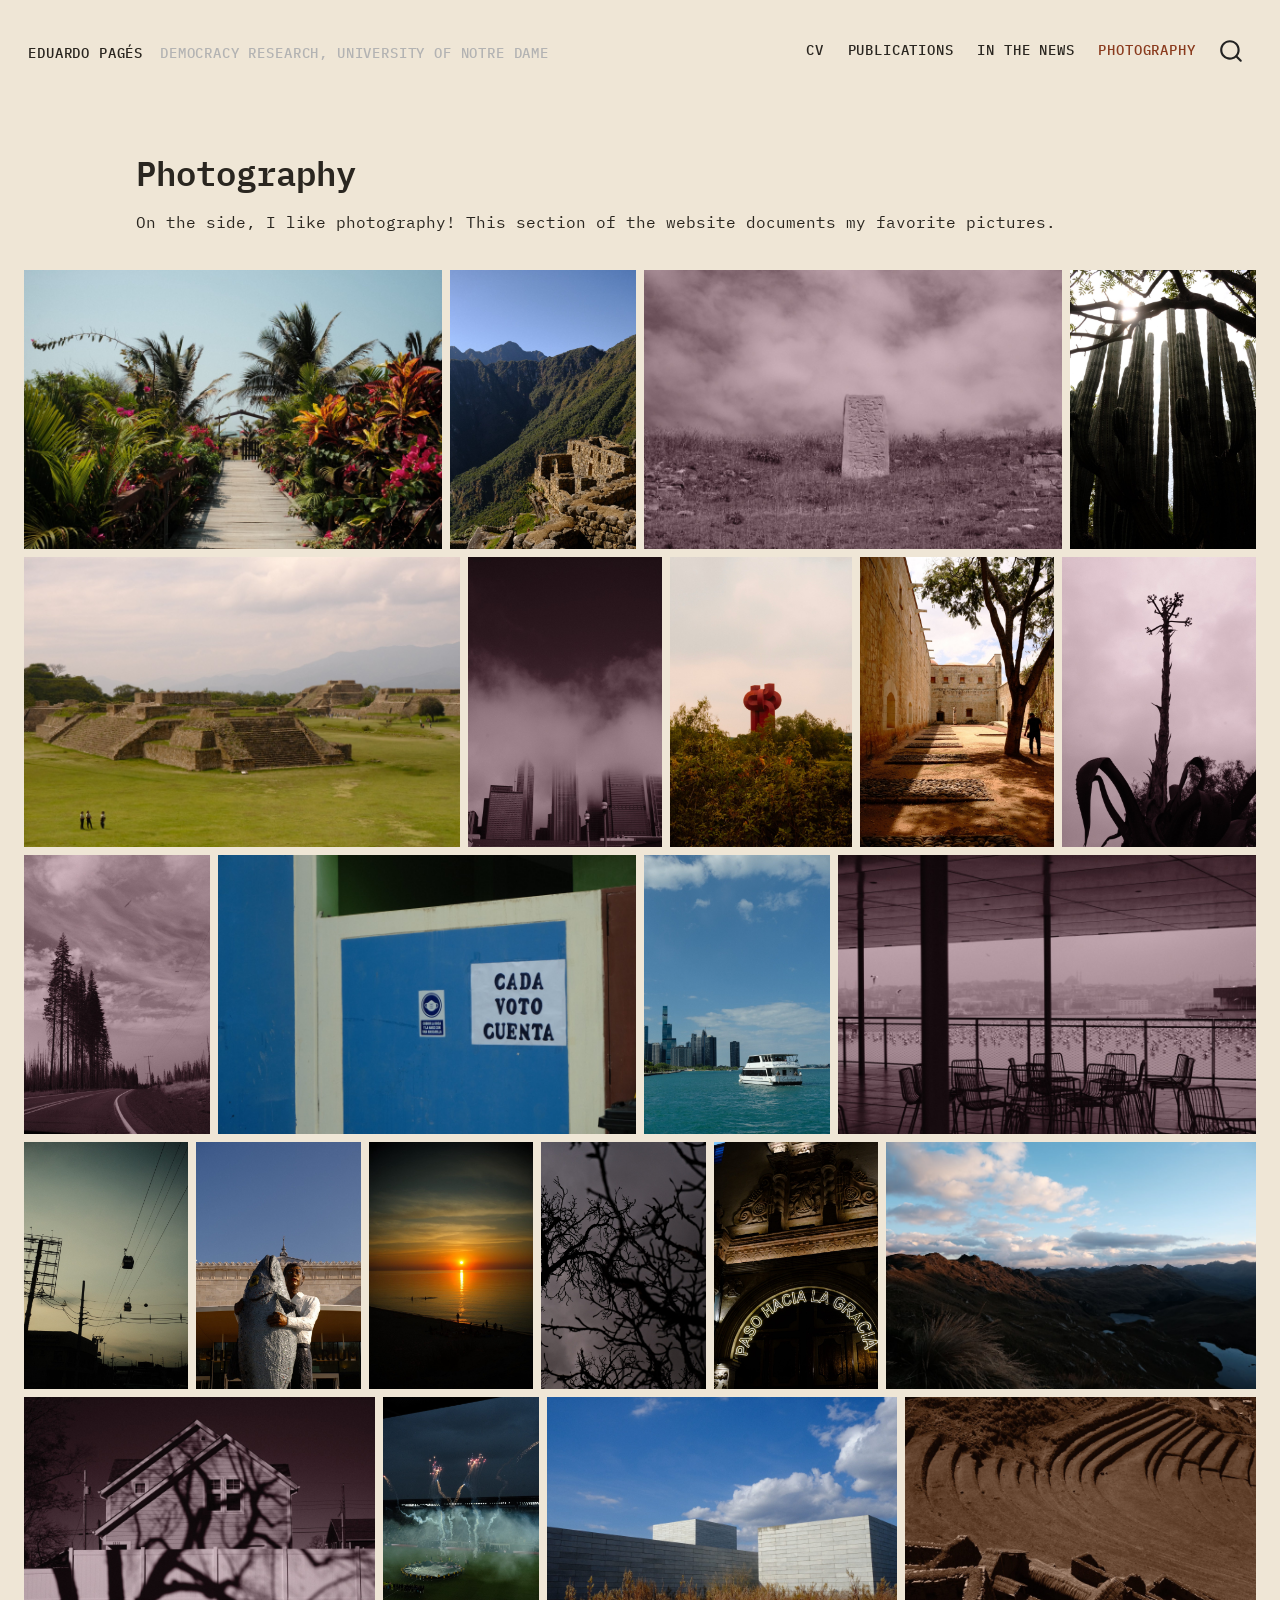
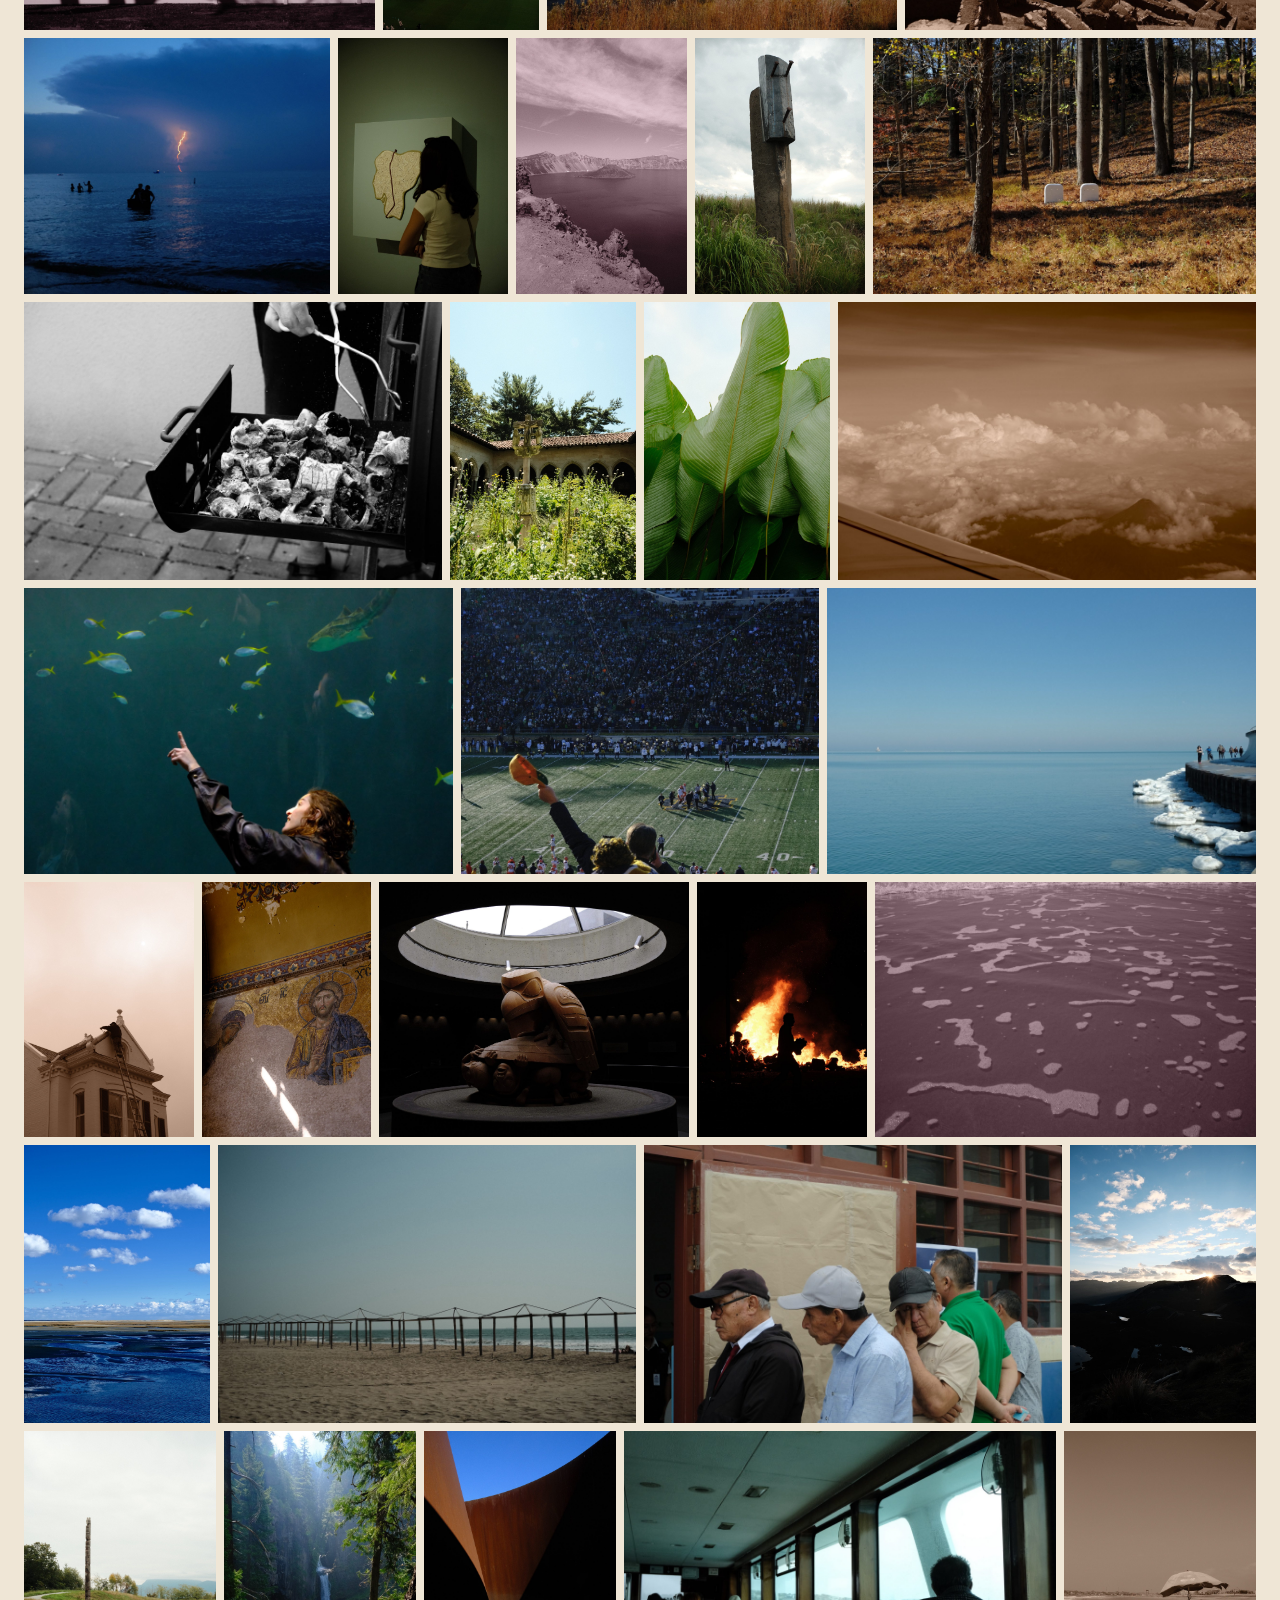
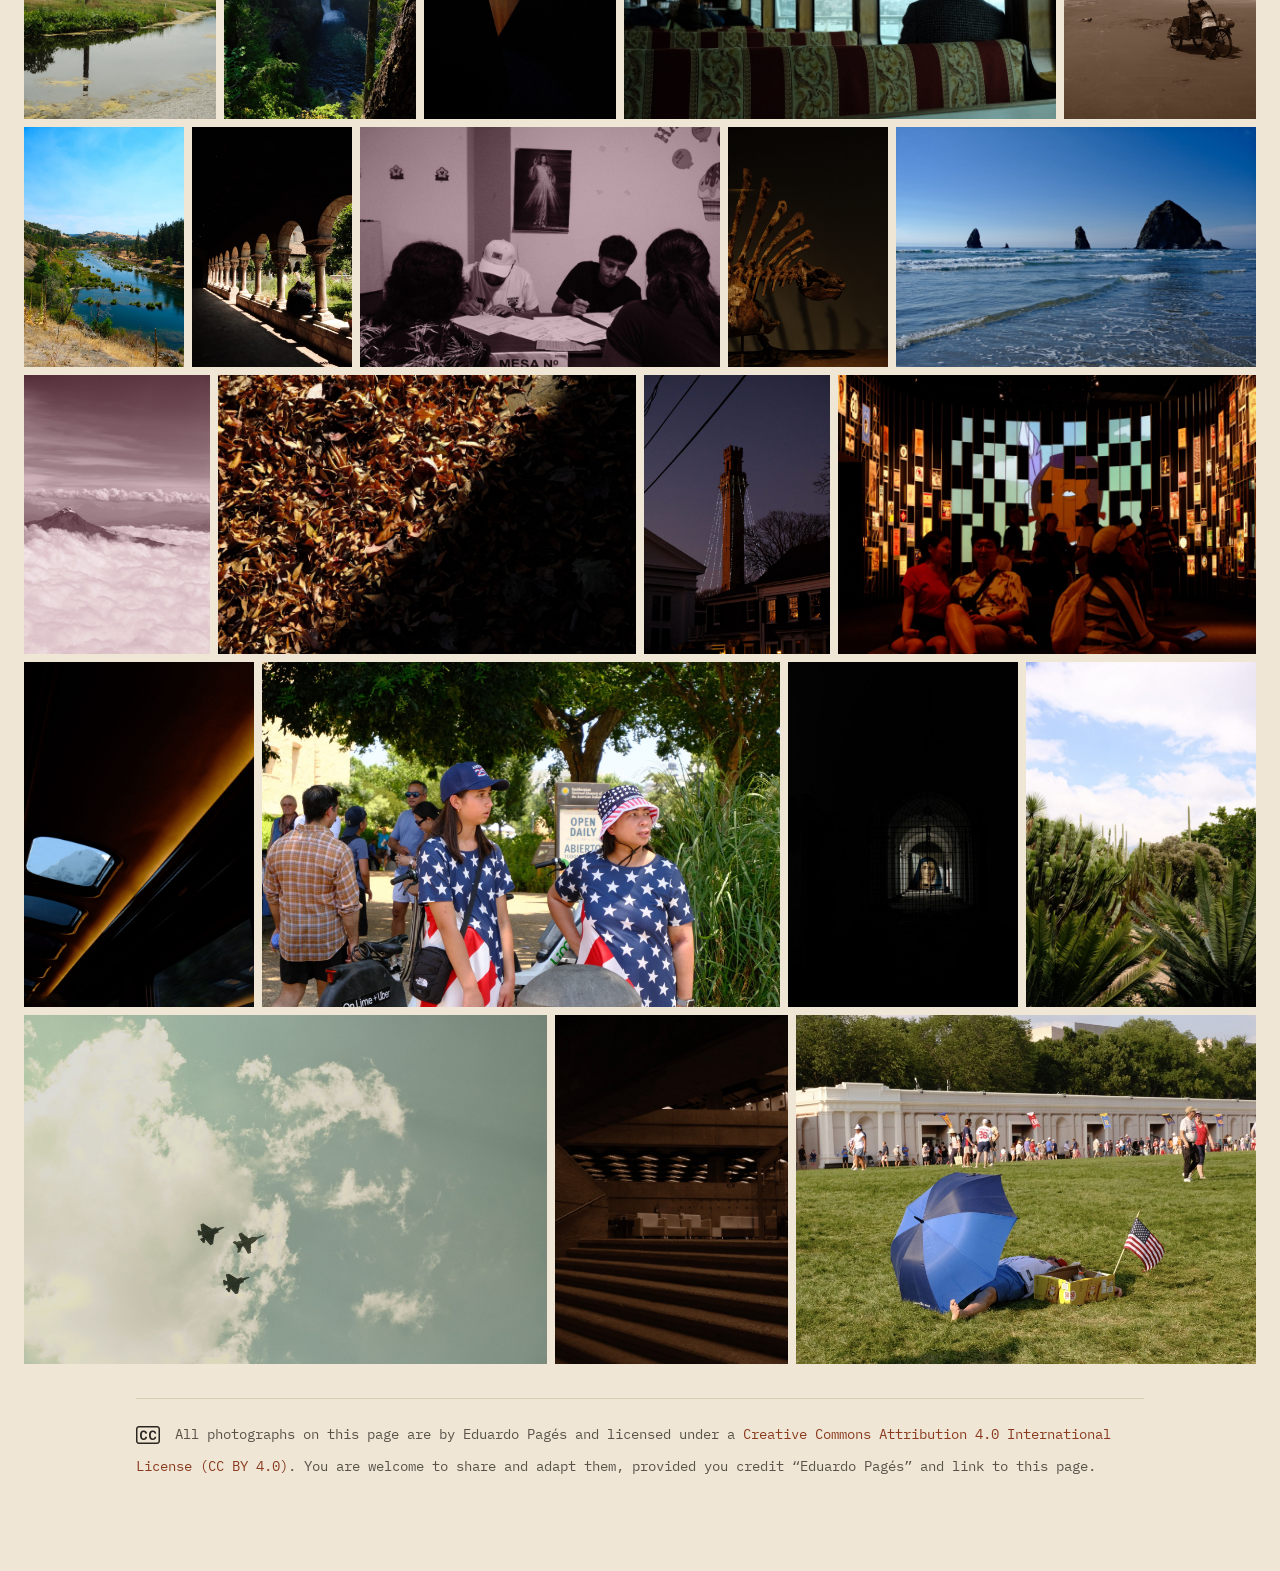
<file: docs/pictures.html>
<!DOCTYPE html>
<html xmlns="http://www.w3.org/1999/xhtml" lang="en" xml:lang="en"><head>

<meta charset="utf-8">
<meta name="generator" content="quarto-1.6.42">

<meta name="viewport" content="width=device-width, initial-scale=1.0, user-scalable=yes">


<title>Photography – Eduardo Pagés</title>
<style>
code{white-space: pre-wrap;}
span.smallcaps{font-variant: small-caps;}
div.columns{display: flex; gap: min(4vw, 1.5em);}
div.column{flex: auto; overflow-x: auto;}
div.hanging-indent{margin-left: 1.5em; text-indent: -1.5em;}
ul.task-list{list-style: none;}
ul.task-list li input[type="checkbox"] {
  width: 0.8em;
  margin: 0 0.8em 0.2em -1em; /* quarto-specific, see https://github.com/quarto-dev/quarto-cli/issues/4556 */ 
  vertical-align: middle;
}
</style>


<script src="site_libs/quarto-nav/quarto-nav.js"></script>
<script src="site_libs/quarto-nav/headroom.min.js"></script>
<script src="site_libs/clipboard/clipboard.min.js"></script>
<script src="site_libs/quarto-search/autocomplete.umd.js"></script>
<script src="site_libs/quarto-search/fuse.min.js"></script>
<script src="site_libs/quarto-search/quarto-search.js"></script>
<meta name="quarto:offset" content="./">
<script src="site_libs/quarto-html/quarto.js"></script>
<script src="site_libs/quarto-html/popper.min.js"></script>
<script src="site_libs/quarto-html/tippy.umd.min.js"></script>
<script src="site_libs/quarto-html/anchor.min.js"></script>
<link href="site_libs/quarto-html/tippy.css" rel="stylesheet">
<link href="site_libs/quarto-html/quarto-syntax-highlighting-d24214bd26f974c9c2c3da9940085b3d.css" rel="stylesheet" id="quarto-text-highlighting-styles">
<script src="site_libs/bootstrap/bootstrap.min.js"></script>
<link href="site_libs/bootstrap/bootstrap-icons.css" rel="stylesheet">
<link href="site_libs/bootstrap/bootstrap-3e0fadcaa1f289926b030afcd2e39d67.min.css" rel="stylesheet" append-hash="true" id="quarto-bootstrap" data-mode="light">
<script src="site_libs/quarto-contrib/glightbox/glightbox.min.js"></script>
<link href="site_libs/quarto-contrib/glightbox/glightbox.min.css" rel="stylesheet">
<link href="site_libs/quarto-contrib/glightbox/lightbox.css" rel="stylesheet">
<script id="quarto-search-options" type="application/json">{
  "location": "navbar",
  "copy-button": false,
  "collapse-after": 3,
  "panel-placement": "end",
  "type": "overlay",
  "limit": 50,
  "keyboard-shortcut": [
    "f",
    "/",
    "s"
  ],
  "show-item-context": false,
  "language": {
    "search-no-results-text": "No results",
    "search-matching-documents-text": "matching documents",
    "search-copy-link-title": "Copy link to search",
    "search-hide-matches-text": "Hide additional matches",
    "search-more-match-text": "more match in this document",
    "search-more-matches-text": "more matches in this document",
    "search-clear-button-title": "Clear",
    "search-text-placeholder": "",
    "search-detached-cancel-button-title": "Cancel",
    "search-submit-button-title": "Submit",
    "search-label": "Search"
  }
}</script>
<style>html{ scroll-behavior: smooth; }</style>
<meta name="google-site-verification" content="d9QWnWDzLtX7ZNqzBEEGg6mCYW7MQCTSgyORNH1W5ec">


</head>

<body class="nav-fixed">

<div id="quarto-search-results"></div>
  <header id="quarto-header" class="headroom fixed-top">
    <nav class="navbar navbar-expand-lg " data-bs-theme="dark">
      <div class="navbar-container container-fluid">
      <div class="navbar-brand-container mx-auto">
    <a class="navbar-brand" href="./index.html">
    <span class="navbar-title">Eduardo Pagés</span>
    </a>
  </div>
            <div id="quarto-search" class="" title="Search"></div>
          <button class="navbar-toggler" type="button" data-bs-toggle="collapse" data-bs-target="#navbarCollapse" aria-controls="navbarCollapse" role="menu" aria-expanded="false" aria-label="Toggle navigation" onclick="if (window.quartoToggleHeadroom) { window.quartoToggleHeadroom(); }">
  <span class="navbar-toggler-icon"></span>
</button>
          <div class="collapse navbar-collapse" id="navbarCollapse">
            <ul class="navbar-nav navbar-nav-scroll ms-auto">
  <li class="nav-item">
    <a class="nav-link" href="./cv.html"> 
<span class="menu-text">CV</span></a>
  </li>  
  <li class="nav-item">
    <a class="nav-link" href="./publications.html"> 
<span class="menu-text">Publications</span></a>
  </li>  
  <li class="nav-item">
    <a class="nav-link" href="./news.html"> 
<span class="menu-text">In the News</span></a>
  </li>  
  <li class="nav-item">
    <a class="nav-link active" href="./pictures.html" aria-current="page"> 
<span class="menu-text">Photography</span></a>
  </li>  
</ul>
          </div> <!-- /navcollapse -->
            <div class="quarto-navbar-tools">
</div>
      </div> <!-- /container-fluid -->
    </nav>
</header>
<!-- content -->
<div id="quarto-content" class="quarto-container page-columns page-rows-contents page-layout-full page-navbar">
<!-- sidebar -->
<!-- margin-sidebar -->
    
<!-- main -->
<main class="content column-page" id="quarto-document-content">

<header id="title-block-header" class="quarto-title-block default">
<div class="quarto-title">
<h1 class="title">Photography</h1>
</div>



<div class="quarto-title-meta column-page">

    
  
    
  </div>
  


</header>


<p>On the side, I like photography! This section of the website documents my favorite pictures.</p>
<div class="gallery justified">
<div class="jrow">
<div class="jitem" style="flex: 1.500 1 0; aspect-ratio: 1.500;">
<p><a href="images/photos/garden-boardwalk.jpg" class="lightbox" data-gallery="photos"><img src="images/photos/garden-boardwalk.jpg" class="img-fluid" alt="A wooden boardwalk through palms and bright flowers toward the sea"></a></p>
</div>
<div class="jitem" style="flex: 0.667 1 0; aspect-ratio: 0.667;">
<p><a href="images/photos/machu-picchu-ruins.jpg" class="lightbox" data-gallery="photos"><img src="images/photos/machu-picchu-ruins.jpg" class="img-fluid" alt="Inca stone ruins on a ridge above a steep green valley under a clear sky"></a></p>
</div>
<div class="jitem" style="flex: 1.500 1 0; aspect-ratio: 1.500;">
<p><a href="images/photos/stela-clouds.jpg" class="lightbox" data-gallery="photos"><img src="images/photos/stela-clouds.jpg" class="img-fluid" alt="A carved stone stela on a grassy slope under heavy clouds, in a rose tone"></a></p>
</div>
<div class="jitem" style="flex: 0.667 1 0; aspect-ratio: 0.667;">
<p><a href="images/photos/organ-cacti.jpg" class="lightbox" data-gallery="photos"><img src="images/photos/organ-cacti.jpg" class="img-fluid" alt="Tall organ-pipe cacti seen from below through tree branches, the sun breaking through"></a></p>
</div>
</div>
<div class="jrow">
<div class="jitem" style="flex: 1.500 1 0; aspect-ratio: 1.500;">
<p><a href="images/photos/monte-alban-plaza.jpg" class="lightbox" data-gallery="photos"><img src="images/photos/monte-alban-plaza.jpg" class="img-fluid" alt="Stepped stone platforms of Monte Albán across a grassy plaza, mountains behind"></a></p>
</div>
<div class="jitem" style="flex: 0.667 1 0; aspect-ratio: 0.667;">
<p><a href="images/photos/fog-skyline.jpg" class="lightbox" data-gallery="photos"><img src="images/photos/fog-skyline.jpg" class="img-fluid" alt="Skyscrapers disappearing into low fog under a dark sky, in a plum tone"></a></p>
</div>
<div class="jitem" style="flex: 0.627 1 0; aspect-ratio: 0.627;">
<p><a href="images/photos/red-sculpture.jpg" class="lightbox" data-gallery="photos"><img src="images/photos/red-sculpture.jpg" class="img-fluid" alt="A red steel sculpture of interlocking forms rising above green brush"></a></p>
</div>
<div class="jitem" style="flex: 0.667 1 0; aspect-ratio: 0.667;">
<p><a href="images/photos/convent-courtyard.jpg" class="lightbox" data-gallery="photos"><img src="images/photos/convent-courtyard.jpg" class="img-fluid" alt="A man walking past a tree in a sunlit stone courtyard with rows of river-stone beds"></a></p>
</div>
<div class="jitem" style="flex: 0.667 1 0; aspect-ratio: 0.667;">
<p><a href="images/photos/agave-bloom.jpg" class="lightbox" data-gallery="photos"><img src="images/photos/agave-bloom.jpg" class="img-fluid" alt="An agave flower stalk silhouetted against an overcast sky, in a rose tone"></a></p>
</div>
</div>
<div class="jrow">
<div class="jitem" style="flex: 0.667 1 0; aspect-ratio: 0.667;">
<p><a href="images/photos/forest-road.jpg" class="lightbox" data-gallery="photos"><img src="images/photos/forest-road.jpg" class="img-fluid" alt="A road curving past tall pines under a streaked sky, in a rose tone"></a></p>
</div>
<div class="jitem" style="flex: 1.500 1 0; aspect-ratio: 1.500;">
<p><a href="images/photos/cada-voto-cuenta.jpg" class="lightbox" data-gallery="photos"><img src="images/photos/cada-voto-cuenta.jpg" class="img-fluid" alt="A sign reading Cada voto cuenta on a blue wall"></a></p>
</div>
<div class="jitem" style="flex: 0.667 1 0; aspect-ratio: 0.667;">
<p><a href="images/photos/lake-boat.jpg" class="lightbox" data-gallery="photos"><img src="images/photos/lake-boat.jpg" class="img-fluid" alt="A white tour boat on blue-green water with a city skyline behind"></a></p>
</div>
<div class="jitem" style="flex: 1.500 1 0; aspect-ratio: 1.500;">
<p><a href="images/photos/terrace-gulls.jpg" class="lightbox" data-gallery="photos"><img src="images/photos/terrace-gulls.jpg" class="img-fluid" alt="Empty chairs on a terrace overlooking gulls on the water and a hazy city skyline"></a></p>
</div>
</div>
<div class="jrow">
<div class="jitem" style="flex: 0.667 1 0; aspect-ratio: 0.667;">
<p><a href="images/photos/cable-cars.jpg" class="lightbox" data-gallery="photos"><img src="images/photos/cable-cars.jpg" class="img-fluid" alt="Cable cars gliding over power lines and a billboard frame at dusk"></a></p>
</div>
<div class="jitem" style="flex: 0.667 1 0; aspect-ratio: 0.667;">
<p><a href="images/photos/fish-sculpture.jpg" class="lightbox" data-gallery="photos"><img src="images/photos/fish-sculpture.jpg" class="img-fluid" alt="Sculpture of a man embracing a giant fish outside the Shedd Aquarium"></a></p>
</div>
<div class="jitem" style="flex: 0.667 1 0; aspect-ratio: 0.667;">
<p><a href="images/photos/sunset-beach.jpg" class="lightbox" data-gallery="photos"><img src="images/photos/sunset-beach.jpg" class="img-fluid" alt="Sunset over a lake, with silhouetted people on the beach and in the water"></a></p>
</div>
<div class="jitem" style="flex: 0.667 1 0; aspect-ratio: 0.667;">
<p><a href="images/photos/bare-branches.jpg" class="lightbox" data-gallery="photos"><img src="images/photos/bare-branches.jpg" class="img-fluid" alt="Bare tree branches silhouetted against a grey dusk sky"></a></p>
</div>
<div class="jitem" style="flex: 0.667 1 0; aspect-ratio: 0.667;">
<p><a href="images/photos/paso-hacia-la-gracia.jpg" class="lightbox" data-gallery="photos"><img src="images/photos/paso-hacia-la-gracia.jpg" class="img-fluid" alt="A lit sign reading Paso hacia la gracia over a carved colonial doorway at night"></a></p>
</div>
<div class="jitem" style="flex: 1.500 1 0; aspect-ratio: 1.500;">
<p><a href="images/andes.jpg" class="lightbox" data-gallery="photos"><img src="images/andes.jpg" class="img-fluid" alt="Andean páramo landscape at dusk"></a></p>
</div>
</div>
<div class="jrow">
<div class="jitem" style="flex: 1.500 1 0; aspect-ratio: 1.500;">
<p><a href="images/photos/house-shadow.jpg" class="lightbox" data-gallery="photos"><img src="images/photos/house-shadow.jpg" class="img-fluid" alt="The shadow of a bare tree across a house and fence, in a dark rose tone"></a></p>
</div>
<div class="jitem" style="flex: 0.667 1 0; aspect-ratio: 0.667;">
<p><a href="images/photos/stadium-fireworks.jpg" class="lightbox" data-gallery="photos"><img src="images/photos/stadium-fireworks.jpg" class="img-fluid" alt="Fireworks and smoke over a soccer pitch before a match"></a></p>
</div>
<div class="jitem" style="flex: 1.500 1 0; aspect-ratio: 1.500;">
<p><a href="images/photos/white-blocks.jpg" class="lightbox" data-gallery="photos"><img src="images/photos/white-blocks.jpg" class="img-fluid" alt="White stone block buildings above tall autumn grass"></a></p>
</div>
<div class="jitem" style="flex: 1.500 1 0; aspect-ratio: 1.500;">
<p><a href="images/photos/terraces.jpg" class="lightbox" data-gallery="photos"><img src="images/photos/terraces.jpg" class="img-fluid" alt="Stone ruins above curved agricultural terraces on a hillside, in sepia"></a></p>
</div>
</div>
<div class="jrow">
<div class="jitem" style="flex: 1.197 1 0; aspect-ratio: 1.197;">
<p><a href="images/photos/lightning-lake.jpg" class="lightbox" data-gallery="photos"><img src="images/photos/lightning-lake.jpg" class="img-fluid" alt="Lightning striking the water at dusk as swimmers wade in the lake"></a></p>
</div>
<div class="jitem" style="flex: 0.667 1 0; aspect-ratio: 0.667;">
<p><a href="images/photos/gallery-visitor.jpg" class="lightbox" data-gallery="photos"><img src="images/photos/gallery-visitor.jpg" class="img-fluid" alt="A woman looking at a textured map-like artwork on a gallery wall"></a></p>
</div>
<div class="jitem" style="flex: 0.667 1 0; aspect-ratio: 0.667;">
<p><a href="images/photos/crater-lake.jpg" class="lightbox" data-gallery="photos"><img src="images/photos/crater-lake.jpg" class="img-fluid" alt="A caldera lake with a small island, in a rose tone"></a></p>
</div>
<div class="jitem" style="flex: 0.667 1 0; aspect-ratio: 0.667;">
<p><a href="images/photos/stone-sculpture.jpg" class="lightbox" data-gallery="photos"><img src="images/photos/stone-sculpture.jpg" class="img-fluid" alt="A tall stone sculpture with iron spikes standing in tall grass"></a></p>
</div>
<div class="jitem" style="flex: 1.500 1 0; aspect-ratio: 1.500;">
<p><a href="images/photos/forest-markers.jpg" class="lightbox" data-gallery="photos"><img src="images/photos/forest-markers.jpg" class="img-fluid" alt="Two white stone markers among trees on an autumn hillside"></a></p>
</div>
</div>
<div class="jrow">
<div class="jitem" style="flex: 1.500 1 0; aspect-ratio: 1.500;">
<p><a href="images/photos/charcoal-grill.jpg" class="lightbox" data-gallery="photos"><img src="images/photos/charcoal-grill.jpg" class="img-fluid" alt="Tongs arranging glowing charcoal in a grill, in black and white"></a></p>
</div>
<div class="jitem" style="flex: 0.667 1 0; aspect-ratio: 0.667;">
<p><a href="images/photos/cloister-cross.jpg" class="lightbox" data-gallery="photos"><img src="images/photos/cloister-cross.jpg" class="img-fluid" alt="A stone cross rising from a wildflower garden inside a cloister"></a></p>
</div>
<div class="jitem" style="flex: 0.667 1 0; aspect-ratio: 0.667;">
<p><a href="images/photos/green-leaves.jpg" class="lightbox" data-gallery="photos"><img src="images/photos/green-leaves.jpg" class="img-fluid" alt="Large green tropical leaves against a pale sky"></a></p>
</div>
<div class="jitem" style="flex: 1.500 1 0; aspect-ratio: 1.500;">
<p><a href="images/photos/plane-window-volcano.jpg" class="lightbox" data-gallery="photos"><img src="images/photos/plane-window-volcano.jpg" class="img-fluid" alt="A volcano peak among clouds seen from an airplane window, in sepia"></a></p>
</div>
</div>
<div class="jrow">
<div class="jitem" style="flex: 1.500 1 0; aspect-ratio: 1.500;">
<p><a href="images/photos/aquarium.jpg" class="lightbox" data-gallery="photos"><img src="images/photos/aquarium.jpg" class="img-fluid" alt="A woman pointing at fish and a shark in a large aquarium tank"></a></p>
</div>
<div class="jitem" style="flex: 1.252 1 0; aspect-ratio: 1.252;">
<p><a href="images/photos/stadium-coin-toss.jpg" class="lightbox" data-gallery="photos"><img src="images/photos/stadium-coin-toss.jpg" class="img-fluid" alt="A fan raising a cap above a football field during the coin toss"></a></p>
</div>
<div class="jitem" style="flex: 1.500 1 0; aspect-ratio: 1.500;">
<p><a href="images/photos/lakefront-ice.jpg" class="lightbox" data-gallery="photos"><img src="images/photos/lakefront-ice.jpg" class="img-fluid" alt="Calm lake water and ice along a curved lakefront path, people walking"></a></p>
</div>
</div>
<div class="jrow">
<div class="jitem" style="flex: 0.667 1 0; aspect-ratio: 0.667;">
<p><a href="images/photos/roof-painter.jpg" class="lightbox" data-gallery="photos"><img src="images/photos/roof-painter.jpg" class="img-fluid" alt="A man on a ladder painting the trim of a Victorian house under a hazy sun"></a></p>
</div>
<div class="jitem" style="flex: 0.667 1 0; aspect-ratio: 0.667;">
<p><a href="images/photos/mosaic.jpg" class="lightbox" data-gallery="photos"><img src="images/photos/mosaic.jpg" class="img-fluid" alt="Byzantine mosaic of Christ with light falling across the wall"></a></p>
</div>
<div class="jitem" style="flex: 1.218 1 0; aspect-ratio: 1.218;">
<p><a href="images/photos/raven-sculpture.jpg" class="lightbox" data-gallery="photos"><img src="images/photos/raven-sculpture.jpg" class="img-fluid" alt="A large carved cedar sculpture of a raven under a round skylight"></a></p>
</div>
<div class="jitem" style="flex: 0.667 1 0; aspect-ratio: 0.667;">
<p><a href="images/fire.jpg" class="lightbox" data-gallery="photos"><img src="images/fire.jpg" class="img-fluid" alt="Silhouette of a man walking past a large bonfire at night"></a></p>
</div>
<div class="jitem" style="flex: 1.500 1 0; aspect-ratio: 1.500;">
<p><a href="images/photos/sea-foam.jpg" class="lightbox" data-gallery="photos"><img src="images/photos/sea-foam.jpg" class="img-fluid" alt="Sea foam patterns on wet sand, in a rose tone"></a></p>
</div>
</div>
<div class="jrow">
<div class="jitem" style="flex: 0.667 1 0; aspect-ratio: 0.667;">
<p><a href="images/photos/tidal-flats.jpg" class="lightbox" data-gallery="photos"><img src="images/photos/tidal-flats.jpg" class="img-fluid" alt="Tidal flats and marsh under a deep blue sky with clouds"></a></p>
</div>
<div class="jitem" style="flex: 1.500 1 0; aspect-ratio: 1.500;">
<p><a href="images/photos/beach-frames.jpg" class="lightbox" data-gallery="photos"><img src="images/photos/beach-frames.jpg" class="img-fluid" alt="Rows of bare wooden canopy frames on a beach facing the ocean"></a></p>
</div>
<div class="jitem" style="flex: 1.500 1 0; aspect-ratio: 1.500;">
<p><a href="images/photos/voters-line.jpg" class="lightbox" data-gallery="photos"><img src="images/photos/voters-line.jpg" class="img-fluid" alt="Men waiting in line outside a polling station"></a></p>
</div>
<div class="jitem" style="flex: 0.667 1 0; aspect-ratio: 0.667;">
<p><a href="images/photos/paramo-sunset.jpg" class="lightbox" data-gallery="photos"><img src="images/photos/paramo-sunset.jpg" class="img-fluid" alt="Sun setting behind a ridge over dark highlands dotted with lagoons"></a></p>
</div>
</div>
<div class="jrow">
<div class="jitem" style="flex: 0.667 1 0; aspect-ratio: 0.667;">
<p><a href="images/photos/totem-pond.jpg" class="lightbox" data-gallery="photos"><img src="images/photos/totem-pond.jpg" class="img-fluid" alt="A carved pole reflected in a pond under an overcast sky"></a></p>
</div>
<div class="jitem" style="flex: 0.667 1 0; aspect-ratio: 0.667;">
<p><a href="images/photos/waterfall.jpg" class="lightbox" data-gallery="photos"><img src="images/photos/waterfall.jpg" class="img-fluid" alt="A waterfall in a basalt gorge framed by evergreen trees and haze"></a></p>
</div>
<div class="jitem" style="flex: 0.667 1 0; aspect-ratio: 0.667;">
<p><a href="images/photos/steel-sculpture.jpg" class="lightbox" data-gallery="photos"><img src="images/photos/steel-sculpture.jpg" class="img-fluid" alt="Curved weathering-steel walls against a blue sky"></a></p>
</div>
<div class="jitem" style="flex: 1.500 1 0; aspect-ratio: 1.500;">
<p><a href="images/photos/ferry.jpg" class="lightbox" data-gallery="photos"><img src="images/photos/ferry.jpg" class="img-fluid" alt="A passenger looking out the window of a ferry on a grey day"></a></p>
</div>
<div class="jitem" style="flex: 0.667 1 0; aspect-ratio: 0.667;">
<p><a href="images/photos/ice-cream-cart.jpg" class="lightbox" data-gallery="photos"><img src="images/photos/ice-cream-cart.jpg" class="img-fluid" alt="An ice cream vendor pushing a tricycle cart across a wide beach, in sepia"></a></p>
</div>
</div>
<div class="jrow">
<div class="jitem" style="flex: 0.667 1 0; aspect-ratio: 0.667;">
<p><a href="images/photos/river-valley.jpg" class="lightbox" data-gallery="photos"><img src="images/photos/river-valley.jpg" class="img-fluid" alt="A river winding through a dry, golden valley with pines"></a></p>
</div>
<div class="jitem" style="flex: 0.667 1 0; aspect-ratio: 0.667;">
<p><a href="images/photos/cloister-arcade.jpg" class="lightbox" data-gallery="photos"><img src="images/photos/cloister-arcade.jpg" class="img-fluid" alt="Sunlit cloister arcade with two people sitting by the columns"></a></p>
</div>
<div class="jitem" style="flex: 1.500 1 0; aspect-ratio: 1.500;">
<p><a href="images/photos/vote-count.jpg" class="lightbox" data-gallery="photos"><img src="images/photos/vote-count.jpg" class="img-fluid" alt="Poll workers filling out tally sheets at a table, a religious poster on the wall"></a></p>
</div>
<div class="jitem" style="flex: 0.667 1 0; aspect-ratio: 0.667;">
<p><a href="images/photos/fossil.jpg" class="lightbox" data-gallery="photos"><img src="images/photos/fossil.jpg" class="img-fluid" alt="Fossil skeleton of a sail-backed animal against a dark wall"></a></p>
</div>
<div class="jitem" style="flex: 1.500 1 0; aspect-ratio: 1.500;">
<p><a href="images/photos/sea-stacks.jpg" class="lightbox" data-gallery="photos"><img src="images/photos/sea-stacks.jpg" class="img-fluid" alt="Sea stacks rising from the ocean under a clear blue sky"></a></p>
</div>
</div>
<div class="jrow">
<div class="jitem" style="flex: 0.667 1 0; aspect-ratio: 0.667;">
<p><a href="images/photos/peak-above-clouds.jpg" class="lightbox" data-gallery="photos"><img src="images/photos/peak-above-clouds.jpg" class="img-fluid" alt="A snow-capped peak rising above a sea of clouds, in a rose tone"></a></p>
</div>
<div class="jitem" style="flex: 1.500 1 0; aspect-ratio: 1.500;">
<p><a href="images/photos/autumn-leaves.jpg" class="lightbox" data-gallery="photos"><img src="images/photos/autumn-leaves.jpg" class="img-fluid" alt="Fallen leaves half in sunlight, half in shadow"></a></p>
</div>
<div class="jitem" style="flex: 0.667 1 0; aspect-ratio: 0.667;">
<p><a href="images/photos/monument-lights.jpg" class="lightbox" data-gallery="photos"><img src="images/photos/monument-lights.jpg" class="img-fluid" alt="A tall stone tower strung with lights at dusk above houses"></a></p>
</div>
<div class="jitem" style="flex: 1.500 1 0; aspect-ratio: 1.500;">
<p><a href="images/photos/museum-projection.jpg" class="lightbox" data-gallery="photos"><img src="images/photos/museum-projection.jpg" class="img-fluid" alt="Visitors in a dark exhibition room lined with vintage posters and a large projected cartoon"></a></p>
</div>
</div>
<div class="jrow">
<div class="jitem" style="flex: 0.667 1 0; aspect-ratio: 0.667;">
<p><a href="images/photos/train-skylight.jpg" class="lightbox" data-gallery="photos"><img src="images/photos/train-skylight.jpg" class="img-fluid" alt="A snowy peak seen through the skylight of a train car lit in amber"></a></p>
</div>
<div class="jitem" style="flex: 1.500 1 0; aspect-ratio: 1.500;">
<p><a href="images/photos/flag-dresses.jpg" class="lightbox" data-gallery="photos"><img src="images/photos/flag-dresses.jpg" class="img-fluid" alt="Two women in matching stars-and-stripes dresses outside the National Museum of the American Indian"></a></p>
</div>
<div class="jitem" style="flex: 0.667 1 0; aspect-ratio: 0.667;">
<p><a href="images/photos/cloister-gate.jpg" class="lightbox" data-gallery="photos"><img src="images/photos/cloister-gate.jpg" class="img-fluid" alt="A painted face of the Virgin Mary glimpsed through an iron gate at the end of a dark arcade"></a></p>
</div>
<div class="jitem" style="flex: 0.667 1 0; aspect-ratio: 0.667;">
<p><a href="images/photos/cactus-garden.jpg" class="lightbox" data-gallery="photos"><img src="images/photos/cactus-garden.jpg" class="img-fluid" alt="Columnar cacti and cycads in a botanical garden under a bright sky"></a></p>
</div>
</div>
<div class="jrow">
<div class="jitem" style="flex: 1.500 1 0; aspect-ratio: 1.500;">
<p><a href="images/photos/jet-flyover.jpg" class="lightbox" data-gallery="photos"><img src="images/photos/jet-flyover.jpg" class="img-fluid" alt="Three fighter jets flying in formation past white clouds, in a pale green tone"></a></p>
</div>
<div class="jitem" style="flex: 0.667 1 0; aspect-ratio: 0.667;">
<p><a href="images/photos/concrete-stairs.jpg" class="lightbox" data-gallery="photos"><img src="images/photos/concrete-stairs.jpg" class="img-fluid" alt="Concrete stairs leading up to white armchairs in a dim brutalist interior, in sepia"></a></p>
</div>
<div class="jitem" style="flex: 1.318 1 0; aspect-ratio: 1.318;">
<p><a href="images/photos/umbrella-nap.jpg" class="lightbox" data-gallery="photos"><img src="images/photos/umbrella-nap.jpg" class="img-fluid" alt="A man napping on the grass under a blue umbrella beside a box of chips and a small American flag"></a></p>
</div>
</div>
</div>
<div class="license">
<p><a rel="license" href="https://creativecommons.org/licenses/by/4.0/"><i class="bi bi-badge-cc"></i></a> All photographs on this page are by Eduardo Pagés and licensed under a <a href="https://creativecommons.org/licenses/by/4.0/">Creative Commons Attribution 4.0 International License (CC BY 4.0)</a>. You are welcome to share and adapt them, provided you credit “Eduardo Pagés” and link to this page.</p>
</div>



</main> <!-- /main -->
<script id="quarto-html-after-body" type="application/javascript">
window.document.addEventListener("DOMContentLoaded", function (event) {
  const toggleBodyColorMode = (bsSheetEl) => {
    const mode = bsSheetEl.getAttribute("data-mode");
    const bodyEl = window.document.querySelector("body");
    if (mode === "dark") {
      bodyEl.classList.add("quarto-dark");
      bodyEl.classList.remove("quarto-light");
    } else {
      bodyEl.classList.add("quarto-light");
      bodyEl.classList.remove("quarto-dark");
    }
  }
  const toggleBodyColorPrimary = () => {
    const bsSheetEl = window.document.querySelector("link#quarto-bootstrap");
    if (bsSheetEl) {
      toggleBodyColorMode(bsSheetEl);
    }
  }
  toggleBodyColorPrimary();  
  const icon = "";
  const anchorJS = new window.AnchorJS();
  anchorJS.options = {
    placement: 'right',
    icon: icon
  };
  anchorJS.add('.anchored');
  const isCodeAnnotation = (el) => {
    for (const clz of el.classList) {
      if (clz.startsWith('code-annotation-')) {                     
        return true;
      }
    }
    return false;
  }
  const onCopySuccess = function(e) {
    // button target
    const button = e.trigger;
    // don't keep focus
    button.blur();
    // flash "checked"
    button.classList.add('code-copy-button-checked');
    var currentTitle = button.getAttribute("title");
    button.setAttribute("title", "Copied!");
    let tooltip;
    if (window.bootstrap) {
      button.setAttribute("data-bs-toggle", "tooltip");
      button.setAttribute("data-bs-placement", "left");
      button.setAttribute("data-bs-title", "Copied!");
      tooltip = new bootstrap.Tooltip(button, 
        { trigger: "manual", 
          customClass: "code-copy-button-tooltip",
          offset: [0, -8]});
      tooltip.show();    
    }
    setTimeout(function() {
      if (tooltip) {
        tooltip.hide();
        button.removeAttribute("data-bs-title");
        button.removeAttribute("data-bs-toggle");
        button.removeAttribute("data-bs-placement");
      }
      button.setAttribute("title", currentTitle);
      button.classList.remove('code-copy-button-checked');
    }, 1000);
    // clear code selection
    e.clearSelection();
  }
  const getTextToCopy = function(trigger) {
      const codeEl = trigger.previousElementSibling.cloneNode(true);
      for (const childEl of codeEl.children) {
        if (isCodeAnnotation(childEl)) {
          childEl.remove();
        }
      }
      return codeEl.innerText;
  }
  const clipboard = new window.ClipboardJS('.code-copy-button:not([data-in-quarto-modal])', {
    text: getTextToCopy
  });
  clipboard.on('success', onCopySuccess);
  if (window.document.getElementById('quarto-embedded-source-code-modal')) {
    const clipboardModal = new window.ClipboardJS('.code-copy-button[data-in-quarto-modal]', {
      text: getTextToCopy,
      container: window.document.getElementById('quarto-embedded-source-code-modal')
    });
    clipboardModal.on('success', onCopySuccess);
  }
    var localhostRegex = new RegExp(/^(?:http|https):\/\/localhost\:?[0-9]*\//);
    var mailtoRegex = new RegExp(/^mailto:/);
      var filterRegex = new RegExp("https:\/\/eduard7central\.github\.io");
    var isInternal = (href) => {
        return filterRegex.test(href) || localhostRegex.test(href) || mailtoRegex.test(href);
    }
    // Inspect non-navigation links and adorn them if external
 	var links = window.document.querySelectorAll('a[href]:not(.nav-link):not(.navbar-brand):not(.toc-action):not(.sidebar-link):not(.sidebar-item-toggle):not(.pagination-link):not(.no-external):not([aria-hidden]):not(.dropdown-item):not(.quarto-navigation-tool):not(.about-link)');
    for (var i=0; i<links.length; i++) {
      const link = links[i];
      if (!isInternal(link.href)) {
        // undo the damage that might have been done by quarto-nav.js in the case of
        // links that we want to consider external
        if (link.dataset.originalHref !== undefined) {
          link.href = link.dataset.originalHref;
        }
          // target, if specified
          link.setAttribute("target", "_blank");
          if (link.getAttribute("rel") === null) {
            link.setAttribute("rel", "noopener");
          }
      }
    }
  function tippyHover(el, contentFn, onTriggerFn, onUntriggerFn) {
    const config = {
      allowHTML: true,
      maxWidth: 500,
      delay: 100,
      arrow: false,
      appendTo: function(el) {
          return el.parentElement;
      },
      interactive: true,
      interactiveBorder: 10,
      theme: 'quarto',
      placement: 'bottom-start',
    };
    if (contentFn) {
      config.content = contentFn;
    }
    if (onTriggerFn) {
      config.onTrigger = onTriggerFn;
    }
    if (onUntriggerFn) {
      config.onUntrigger = onUntriggerFn;
    }
    window.tippy(el, config); 
  }
  const noterefs = window.document.querySelectorAll('a[role="doc-noteref"]');
  for (var i=0; i<noterefs.length; i++) {
    const ref = noterefs[i];
    tippyHover(ref, function() {
      // use id or data attribute instead here
      let href = ref.getAttribute('data-footnote-href') || ref.getAttribute('href');
      try { href = new URL(href).hash; } catch {}
      const id = href.replace(/^#\/?/, "");
      const note = window.document.getElementById(id);
      if (note) {
        return note.innerHTML;
      } else {
        return "";
      }
    });
  }
  const xrefs = window.document.querySelectorAll('a.quarto-xref');
  const processXRef = (id, note) => {
    // Strip column container classes
    const stripColumnClz = (el) => {
      el.classList.remove("page-full", "page-columns");
      if (el.children) {
        for (const child of el.children) {
          stripColumnClz(child);
        }
      }
    }
    stripColumnClz(note)
    if (id === null || id.startsWith('sec-')) {
      // Special case sections, only their first couple elements
      const container = document.createElement("div");
      if (note.children && note.children.length > 2) {
        container.appendChild(note.children[0].cloneNode(true));
        for (let i = 1; i < note.children.length; i++) {
          const child = note.children[i];
          if (child.tagName === "P" && child.innerText === "") {
            continue;
          } else {
            container.appendChild(child.cloneNode(true));
            break;
          }
        }
        if (window.Quarto?.typesetMath) {
          window.Quarto.typesetMath(container);
        }
        return container.innerHTML
      } else {
        if (window.Quarto?.typesetMath) {
          window.Quarto.typesetMath(note);
        }
        return note.innerHTML;
      }
    } else {
      // Remove any anchor links if they are present
      const anchorLink = note.querySelector('a.anchorjs-link');
      if (anchorLink) {
        anchorLink.remove();
      }
      if (window.Quarto?.typesetMath) {
        window.Quarto.typesetMath(note);
      }
      if (note.classList.contains("callout")) {
        return note.outerHTML;
      } else {
        return note.innerHTML;
      }
    }
  }
  for (var i=0; i<xrefs.length; i++) {
    const xref = xrefs[i];
    tippyHover(xref, undefined, function(instance) {
      instance.disable();
      let url = xref.getAttribute('href');
      let hash = undefined; 
      if (url.startsWith('#')) {
        hash = url;
      } else {
        try { hash = new URL(url).hash; } catch {}
      }
      if (hash) {
        const id = hash.replace(/^#\/?/, "");
        const note = window.document.getElementById(id);
        if (note !== null) {
          try {
            const html = processXRef(id, note.cloneNode(true));
            instance.setContent(html);
          } finally {
            instance.enable();
            instance.show();
          }
        } else {
          // See if we can fetch this
          fetch(url.split('#')[0])
          .then(res => res.text())
          .then(html => {
            const parser = new DOMParser();
            const htmlDoc = parser.parseFromString(html, "text/html");
            const note = htmlDoc.getElementById(id);
            if (note !== null) {
              const html = processXRef(id, note);
              instance.setContent(html);
            } 
          }).finally(() => {
            instance.enable();
            instance.show();
          });
        }
      } else {
        // See if we can fetch a full url (with no hash to target)
        // This is a special case and we should probably do some content thinning / targeting
        fetch(url)
        .then(res => res.text())
        .then(html => {
          const parser = new DOMParser();
          const htmlDoc = parser.parseFromString(html, "text/html");
          const note = htmlDoc.querySelector('main.content');
          if (note !== null) {
            // This should only happen for chapter cross references
            // (since there is no id in the URL)
            // remove the first header
            if (note.children.length > 0 && note.children[0].tagName === "HEADER") {
              note.children[0].remove();
            }
            const html = processXRef(null, note);
            instance.setContent(html);
          } 
        }).finally(() => {
          instance.enable();
          instance.show();
        });
      }
    }, function(instance) {
    });
  }
      let selectedAnnoteEl;
      const selectorForAnnotation = ( cell, annotation) => {
        let cellAttr = 'data-code-cell="' + cell + '"';
        let lineAttr = 'data-code-annotation="' +  annotation + '"';
        const selector = 'span[' + cellAttr + '][' + lineAttr + ']';
        return selector;
      }
      const selectCodeLines = (annoteEl) => {
        const doc = window.document;
        const targetCell = annoteEl.getAttribute("data-target-cell");
        const targetAnnotation = annoteEl.getAttribute("data-target-annotation");
        const annoteSpan = window.document.querySelector(selectorForAnnotation(targetCell, targetAnnotation));
        const lines = annoteSpan.getAttribute("data-code-lines").split(",");
        const lineIds = lines.map((line) => {
          return targetCell + "-" + line;
        })
        let top = null;
        let height = null;
        let parent = null;
        if (lineIds.length > 0) {
            //compute the position of the single el (top and bottom and make a div)
            const el = window.document.getElementById(lineIds[0]);
            top = el.offsetTop;
            height = el.offsetHeight;
            parent = el.parentElement.parentElement;
          if (lineIds.length > 1) {
            const lastEl = window.document.getElementById(lineIds[lineIds.length - 1]);
            const bottom = lastEl.offsetTop + lastEl.offsetHeight;
            height = bottom - top;
          }
          if (top !== null && height !== null && parent !== null) {
            // cook up a div (if necessary) and position it 
            let div = window.document.getElementById("code-annotation-line-highlight");
            if (div === null) {
              div = window.document.createElement("div");
              div.setAttribute("id", "code-annotation-line-highlight");
              div.style.position = 'absolute';
              parent.appendChild(div);
            }
            div.style.top = top - 2 + "px";
            div.style.height = height + 4 + "px";
            div.style.left = 0;
            let gutterDiv = window.document.getElementById("code-annotation-line-highlight-gutter");
            if (gutterDiv === null) {
              gutterDiv = window.document.createElement("div");
              gutterDiv.setAttribute("id", "code-annotation-line-highlight-gutter");
              gutterDiv.style.position = 'absolute';
              const codeCell = window.document.getElementById(targetCell);
              const gutter = codeCell.querySelector('.code-annotation-gutter');
              gutter.appendChild(gutterDiv);
            }
            gutterDiv.style.top = top - 2 + "px";
            gutterDiv.style.height = height + 4 + "px";
          }
          selectedAnnoteEl = annoteEl;
        }
      };
      const unselectCodeLines = () => {
        const elementsIds = ["code-annotation-line-highlight", "code-annotation-line-highlight-gutter"];
        elementsIds.forEach((elId) => {
          const div = window.document.getElementById(elId);
          if (div) {
            div.remove();
          }
        });
        selectedAnnoteEl = undefined;
      };
        // Handle positioning of the toggle
    window.addEventListener(
      "resize",
      throttle(() => {
        elRect = undefined;
        if (selectedAnnoteEl) {
          selectCodeLines(selectedAnnoteEl);
        }
      }, 10)
    );
    function throttle(fn, ms) {
    let throttle = false;
    let timer;
      return (...args) => {
        if(!throttle) { // first call gets through
            fn.apply(this, args);
            throttle = true;
        } else { // all the others get throttled
            if(timer) clearTimeout(timer); // cancel #2
            timer = setTimeout(() => {
              fn.apply(this, args);
              timer = throttle = false;
            }, ms);
        }
      };
    }
      // Attach click handler to the DT
      const annoteDls = window.document.querySelectorAll('dt[data-target-cell]');
      for (const annoteDlNode of annoteDls) {
        annoteDlNode.addEventListener('click', (event) => {
          const clickedEl = event.target;
          if (clickedEl !== selectedAnnoteEl) {
            unselectCodeLines();
            const activeEl = window.document.querySelector('dt[data-target-cell].code-annotation-active');
            if (activeEl) {
              activeEl.classList.remove('code-annotation-active');
            }
            selectCodeLines(clickedEl);
            clickedEl.classList.add('code-annotation-active');
          } else {
            // Unselect the line
            unselectCodeLines();
            clickedEl.classList.remove('code-annotation-active');
          }
        });
      }
  const findCites = (el) => {
    const parentEl = el.parentElement;
    if (parentEl) {
      const cites = parentEl.dataset.cites;
      if (cites) {
        return {
          el,
          cites: cites.split(' ')
        };
      } else {
        return findCites(el.parentElement)
      }
    } else {
      return undefined;
    }
  };
  var bibliorefs = window.document.querySelectorAll('a[role="doc-biblioref"]');
  for (var i=0; i<bibliorefs.length; i++) {
    const ref = bibliorefs[i];
    const citeInfo = findCites(ref);
    if (citeInfo) {
      tippyHover(citeInfo.el, function() {
        var popup = window.document.createElement('div');
        citeInfo.cites.forEach(function(cite) {
          var citeDiv = window.document.createElement('div');
          citeDiv.classList.add('hanging-indent');
          citeDiv.classList.add('csl-entry');
          var biblioDiv = window.document.getElementById('ref-' + cite);
          if (biblioDiv) {
            citeDiv.innerHTML = biblioDiv.innerHTML;
          }
          popup.appendChild(citeDiv);
        });
        return popup.innerHTML;
      });
    }
  }
});
</script>
</div> <!-- /content -->
<script>var lightboxQuarto = GLightbox({"closeEffect":"zoom","descPosition":"bottom","loop":false,"openEffect":"zoom","selector":".lightbox"});
(function() {
  let previousOnload = window.onload;
  window.onload = () => {
    if (previousOnload) {
      previousOnload();
    }
    lightboxQuarto.on('slide_before_load', (data) => {
      const { slideIndex, slideNode, slideConfig, player, trigger } = data;
      const href = trigger.getAttribute('href');
      if (href !== null) {
        const imgEl = window.document.querySelector(`a[href="${href}"] img`);
        if (imgEl !== null) {
          const srcAttr = imgEl.getAttribute("src");
          if (srcAttr && srcAttr.startsWith("data:")) {
            slideConfig.href = srcAttr;
          }
        }
      } 
    });
  
    lightboxQuarto.on('slide_after_load', (data) => {
      const { slideIndex, slideNode, slideConfig, player, trigger } = data;
      if (window.Quarto?.typesetMath) {
        window.Quarto.typesetMath(slideNode);
      }
    });
  
  };
  
})();
          </script>




<script src="site_libs/quarto-html/zenscroll-min.js"></script>
</body></html>
</file>
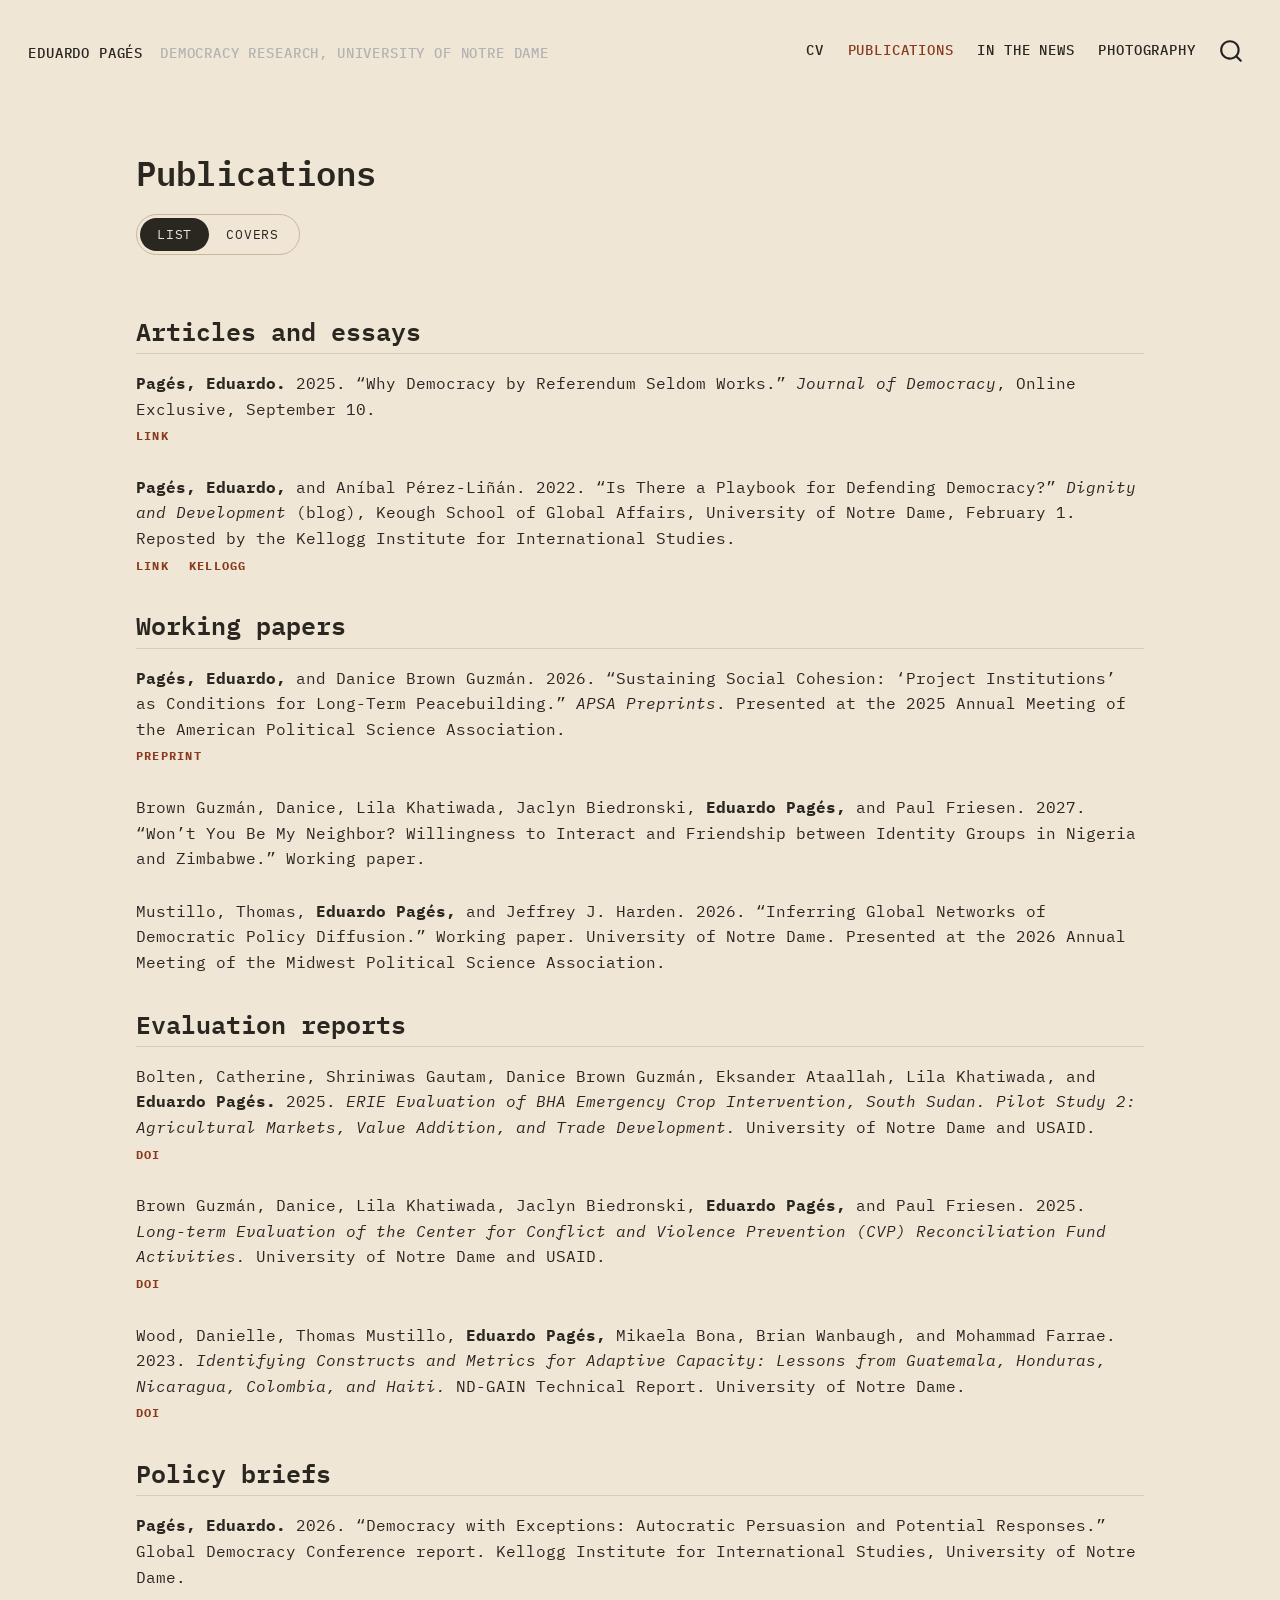
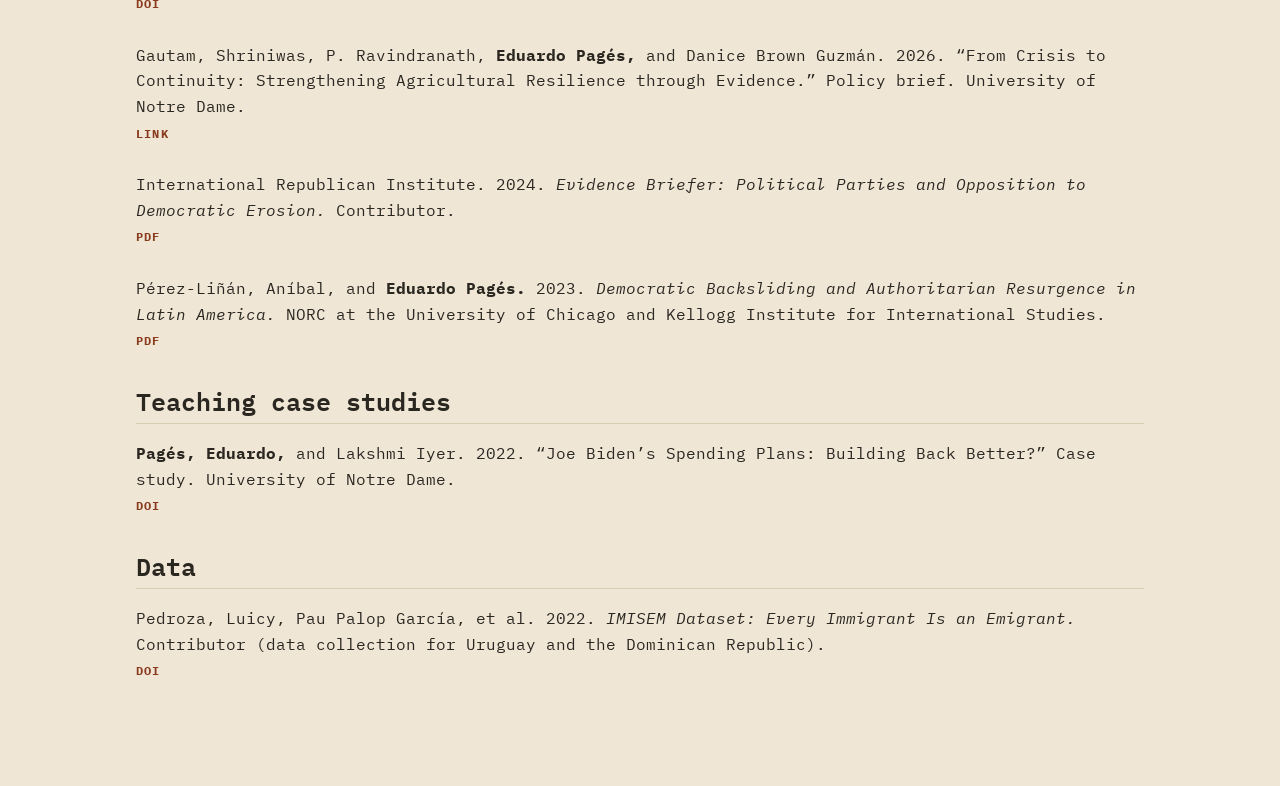
<file: docs/publications.html>
<!DOCTYPE html>
<html xmlns="http://www.w3.org/1999/xhtml" lang="en" xml:lang="en"><head>

<meta charset="utf-8">
<meta name="generator" content="quarto-1.6.42">

<meta name="viewport" content="width=device-width, initial-scale=1.0, user-scalable=yes">


<title>Publications – Eduardo Pagés</title>
<style>
code{white-space: pre-wrap;}
span.smallcaps{font-variant: small-caps;}
div.columns{display: flex; gap: min(4vw, 1.5em);}
div.column{flex: auto; overflow-x: auto;}
div.hanging-indent{margin-left: 1.5em; text-indent: -1.5em;}
ul.task-list{list-style: none;}
ul.task-list li input[type="checkbox"] {
  width: 0.8em;
  margin: 0 0.8em 0.2em -1em; /* quarto-specific, see https://github.com/quarto-dev/quarto-cli/issues/4556 */ 
  vertical-align: middle;
}
</style>


<script src="site_libs/quarto-nav/quarto-nav.js"></script>
<script src="site_libs/quarto-nav/headroom.min.js"></script>
<script src="site_libs/clipboard/clipboard.min.js"></script>
<script src="site_libs/quarto-search/autocomplete.umd.js"></script>
<script src="site_libs/quarto-search/fuse.min.js"></script>
<script src="site_libs/quarto-search/quarto-search.js"></script>
<meta name="quarto:offset" content="./">
<script src="site_libs/quarto-html/quarto.js"></script>
<script src="site_libs/quarto-html/popper.min.js"></script>
<script src="site_libs/quarto-html/tippy.umd.min.js"></script>
<script src="site_libs/quarto-html/anchor.min.js"></script>
<link href="site_libs/quarto-html/tippy.css" rel="stylesheet">
<link href="site_libs/quarto-html/quarto-syntax-highlighting-d24214bd26f974c9c2c3da9940085b3d.css" rel="stylesheet" id="quarto-text-highlighting-styles">
<script src="site_libs/bootstrap/bootstrap.min.js"></script>
<link href="site_libs/bootstrap/bootstrap-icons.css" rel="stylesheet">
<link href="site_libs/bootstrap/bootstrap-5631ccc39f8198c016465c4636771dfd.min.css" rel="stylesheet" append-hash="true" id="quarto-bootstrap" data-mode="light">
<script id="quarto-search-options" type="application/json">{
  "location": "navbar",
  "copy-button": false,
  "collapse-after": 3,
  "panel-placement": "end",
  "type": "overlay",
  "limit": 50,
  "keyboard-shortcut": [
    "f",
    "/",
    "s"
  ],
  "show-item-context": false,
  "language": {
    "search-no-results-text": "No results",
    "search-matching-documents-text": "matching documents",
    "search-copy-link-title": "Copy link to search",
    "search-hide-matches-text": "Hide additional matches",
    "search-more-match-text": "more match in this document",
    "search-more-matches-text": "more matches in this document",
    "search-clear-button-title": "Clear",
    "search-text-placeholder": "",
    "search-detached-cancel-button-title": "Cancel",
    "search-submit-button-title": "Submit",
    "search-label": "Search"
  }
}</script>
<style>html{ scroll-behavior: smooth; }</style>
<meta name="google-site-verification" content="d9QWnWDzLtX7ZNqzBEEGg6mCYW7MQCTSgyORNH1W5ec">


</head>

<body class="nav-fixed">

<div id="quarto-search-results"></div>
  <header id="quarto-header" class="headroom fixed-top">
    <nav class="navbar navbar-expand-lg " data-bs-theme="dark">
      <div class="navbar-container container-fluid">
      <div class="navbar-brand-container mx-auto">
    <a class="navbar-brand" href="./index.html">
    <span class="navbar-title">Eduardo Pagés</span>
    </a>
  </div>
            <div id="quarto-search" class="" title="Search"></div>
          <button class="navbar-toggler" type="button" data-bs-toggle="collapse" data-bs-target="#navbarCollapse" aria-controls="navbarCollapse" role="menu" aria-expanded="false" aria-label="Toggle navigation" onclick="if (window.quartoToggleHeadroom) { window.quartoToggleHeadroom(); }">
  <span class="navbar-toggler-icon"></span>
</button>
          <div class="collapse navbar-collapse" id="navbarCollapse">
            <ul class="navbar-nav navbar-nav-scroll ms-auto">
  <li class="nav-item">
    <a class="nav-link" href="./cv.html"> 
<span class="menu-text">CV</span></a>
  </li>  
  <li class="nav-item">
    <a class="nav-link active" href="./publications.html" aria-current="page"> 
<span class="menu-text">Publications</span></a>
  </li>  
  <li class="nav-item">
    <a class="nav-link" href="./news.html"> 
<span class="menu-text">In the News</span></a>
  </li>  
  <li class="nav-item">
    <a class="nav-link" href="./pictures.html"> 
<span class="menu-text">Photography</span></a>
  </li>  
</ul>
          </div> <!-- /navcollapse -->
            <div class="quarto-navbar-tools">
</div>
      </div> <!-- /container-fluid -->
    </nav>
</header>
<!-- content -->
<div id="quarto-content" class="quarto-container page-columns page-rows-contents page-layout-full page-navbar">
<!-- sidebar -->
<!-- margin-sidebar -->
    
<!-- main -->
<main class="content column-page" id="quarto-document-content">

<header id="title-block-header" class="quarto-title-block default">
<div class="quarto-title">
<h1 class="title">Publications</h1>
</div>



<div class="quarto-title-meta column-page">

    
  
    
  </div>
  


</header>


<div class="viewtoggle" role="tablist" aria-label="View">
<button class="vt-btn" data-view="list" aria-pressed="true">List</button>
<button class="vt-btn" data-view="covers" aria-pressed="false">Covers</button>
</div>
<div class="coverwall">
<a class="ccard" href="https://www.journalofdemocracy.org/online-exclusive/why-democracy-by-referendum-seldom-works/"><img src="images/covers/jod-referendum.jpg" alt="Why Democracy by Referendum Seldom Works"><span class="cinfo"><span class="ckind">Essay · 2025</span><span class="ctitle">Why Democracy by Referendum Seldom Works</span><span class="cauth">Pagés, Eduardo</span><span class="cgo">Open ↗</span></span></a>
<a class="ccard" href="https://keough.nd.edu/news-and-events/news/is-there-a-playbook-for-defending-democracy/"><img src="images/covers/playbook-defending-democracy.jpg" alt="Is There a Playbook for Defending Democracy?"><span class="cinfo"><span class="ckind">Blog post · 2022</span><span class="ctitle">Is There a Playbook for Defending Democracy?</span><span class="cauth">Pagés, Eduardo, and Aníbal Pérez-Liñán</span><span class="cgo">Open ↗</span></span></a>
<a class="ccard" href="https://doi.org/10.33774/apsa-2025-qh8h4-v2"><img src="images/covers/sustaining-social-cohesion.jpg" alt="Sustaining Social Cohesion: 'Project Institutions' as Conditions for Long-Term Peacebuilding"><span class="cinfo"><span class="ckind">Working paper · 2026</span><span class="ctitle">Sustaining Social Cohesion: 'Project Institutions' as Conditions for Long-Term Peacebuilding</span><span class="cauth">Pagés, Eduardo, and Danice Brown Guzmán</span><span class="cgo">Open ↗</span></span></a>
<a class="ccard" href="https://doi.org/10.7274/29825291.v1"><img src="images/covers/south-sudan-erie.jpg" alt="ERIE Evaluation of BHA Emergency Crop Intervention, South Sudan. Pilot Study 2: Agricultural Markets, Value Addition, and Trade Development"><span class="cinfo"><span class="ckind">Evaluation report · 2025</span><span class="ctitle">ERIE Evaluation of BHA Emergency Crop Intervention, South Sudan. Pilot Study 2: Agricultural Markets, Value Addition, and Trade Development</span><span class="cauth">Bolten, Catherine, Shriniwas Gautam, Danice Brown Guzmán, Eksander Ataallah, Lila Khatiwada, and Eduardo Pagés</span><span class="cgo">Open ↗</span></span></a>
<a class="ccard" href="https://doi.org/10.7274/29402405.v1"><img src="images/covers/cvp-evaluation.jpg" alt="Long-term Evaluation of the Center for Conflict and Violence Prevention (CVP) Reconciliation Fund Activities"><span class="cinfo"><span class="ckind">Evaluation report · 2025</span><span class="ctitle">Long-term Evaluation of the Center for Conflict and Violence Prevention (CVP) Reconciliation Fund Activities</span><span class="cauth">Brown Guzmán, Danice, Lila Khatiwada, Jaclyn Biedronski, Eduardo Pagés, and Paul Friesen</span><span class="cgo">Open ↗</span></span></a>
<a class="ccard" href="https://doi.org/10.7274/33145610.v1"><img src="images/covers/ndgain-adaptive-capacity.jpg" alt="Identifying Constructs and Metrics for Adaptive Capacity: Lessons from Guatemala, Honduras, Nicaragua, Colombia, and Haiti"><span class="cinfo"><span class="ckind">Evaluation report · 2023</span><span class="ctitle">Identifying Constructs and Metrics for Adaptive Capacity: Lessons from Guatemala, Honduras, Nicaragua, Colombia, and Haiti</span><span class="cauth">Wood, Danielle, Thomas Mustillo, Eduardo Pagés, Mikaela Bona, Brian Wanbaugh, and Mohammad Farrae</span><span class="cgo">Open ↗</span></span></a>
<a class="ccard" href="https://doi.org/10.7274/33179318.v1"><img src="images/covers/democracy-with-exceptions.jpg" alt="Democracy with Exceptions: Autocratic Persuasion and Potential Responses"><span class="cinfo"><span class="ckind">Policy brief · 2026</span><span class="ctitle">Democracy with Exceptions: Autocratic Persuasion and Potential Responses</span><span class="cauth">Pagés, Eduardo</span><span class="cgo">Open ↗</span></span></a>
<a class="ccard" href="https://curate.nd.edu/articles/report/_b_Policy_brief_b_From_Crisis_to_Continuity_Strengthening_Agricultural_Resilience_through_Evidence/31985403"><img src="images/covers/crisis-to-continuity.jpg" alt="From Crisis to Continuity: Strengthening Agricultural Resilience through Evidence"><span class="cinfo"><span class="ckind">Policy brief · 2026</span><span class="ctitle">From Crisis to Continuity: Strengthening Agricultural Resilience through Evidence</span><span class="cauth">Gautam, Shriniwas, P. Ravindranath, Eduardo Pagés, and Danice Brown Guzmán</span><span class="cgo">Open ↗</span></span></a>
<a class="ccard" href="https://www.iri.org/wp-content/uploads/2024/04/Evidence-Briefer-Political-Parties-and-Opposition-to-Democratic-Erosion.pdf"><img src="images/covers/iri-briefer.jpg" alt="Evidence Briefer: Political Parties and Opposition to Democratic Erosion"><span class="cinfo"><span class="ckind">Policy brief · 2024</span><span class="ctitle">Evidence Briefer: Political Parties and Opposition to Democratic Erosion</span><span class="cauth">International Republican Institute</span><span class="cgo">Open ↗</span></span></a>
<a class="ccard" href="https://www.norc.org/PDFs/Democratic%20Backsliding%20Panel/Democratic%20Backsliding%20Panel%20-%20Brief%20-%20English.pdf"><img src="images/covers/norc-backsliding.jpg" alt="Democratic Backsliding and Authoritarian Resurgence in Latin America"><span class="cinfo"><span class="ckind">Policy brief · 2023</span><span class="ctitle">Democratic Backsliding and Authoritarian Resurgence in Latin America</span><span class="cauth">Pérez-Liñán, Aníbal, and Eduardo Pagés</span><span class="cgo">Open ↗</span></span></a>
<a class="ccard" href="https://doi.org/10.7274/p8418k75509"><img src="images/covers/biden-case-study.jpg" alt="Joe Biden's Spending Plans: Building Back Better?"><span class="cinfo"><span class="ckind">Teaching case studie · 2022</span><span class="ctitle">Joe Biden's Spending Plans: Building Back Better?</span><span class="cauth">Pagés, Eduardo, and Lakshmi Iyer</span><span class="cgo">Open ↗</span></span></a>
</div>
<div class="listview">
<section id="articles-and-essays" class="level2">
<h2 class="anchored" data-anchor-id="articles-and-essays">Articles and essays</h2>
<div class="pub">
<p><strong>Pagés, Eduardo.</strong> 2025. “Why Democracy by Referendum Seldom Works.” <em>Journal of Democracy</em>, Online Exclusive, September 10.<br> <a href="https://www.journalofdemocracy.org/online-exclusive/why-democracy-by-referendum-seldom-works/" class="tag">Link</a></p>
</div>
<div class="pub">
<p><strong>Pagés, Eduardo,</strong> and Aníbal Pérez-Liñán. 2022. “Is There a Playbook for Defending Democracy?” <em>Dignity and Development</em> (blog), Keough School of Global Affairs, University of Notre Dame, February 1. Reposted by the Kellogg Institute for International Studies.<br> <a href="https://keough.nd.edu/news-and-events/news/is-there-a-playbook-for-defending-democracy/" class="tag">Link</a> <a href="https://kellogg.nd.edu/news/there-playbook-defending-democracy" class="tag">Kellogg</a></p>
</div>
</section>
<section id="working-papers" class="level2">
<h2 class="anchored" data-anchor-id="working-papers">Working papers</h2>
<div class="pub">
<p><strong>Pagés, Eduardo,</strong> and Danice Brown Guzmán. 2026. “Sustaining Social Cohesion: ‘Project Institutions’ as Conditions for Long-Term Peacebuilding.” <em>APSA Preprints</em>. Presented at the 2025 Annual Meeting of the American Political Science Association.<br> <a href="https://doi.org/10.33774/apsa-2025-qh8h4-v2" class="tag">Preprint</a></p>
</div>
<div class="pub">
<p>Brown Guzmán, Danice, Lila Khatiwada, Jaclyn Biedronski, <strong>Eduardo Pagés,</strong> and Paul Friesen. 2027. “Won’t You Be My Neighbor? Willingness to Interact and Friendship between Identity Groups in Nigeria and Zimbabwe.” Working paper.</p>
</div>
<div class="pub">
<p>Mustillo, Thomas, <strong>Eduardo Pagés,</strong> and Jeffrey J. Harden. 2026. “Inferring Global Networks of Democratic Policy Diffusion.” Working paper. University of Notre Dame. Presented at the 2026 Annual Meeting of the Midwest Political Science Association.</p>
</div>
</section>
<section id="evaluation-reports" class="level2">
<h2 class="anchored" data-anchor-id="evaluation-reports">Evaluation reports</h2>
<div class="pub">
<p>Bolten, Catherine, Shriniwas Gautam, Danice Brown Guzmán, Eksander Ataallah, Lila Khatiwada, and <strong>Eduardo Pagés.</strong> 2025. <em>ERIE Evaluation of BHA Emergency Crop Intervention, South Sudan. Pilot Study 2: Agricultural Markets, Value Addition, and Trade Development.</em> University of Notre Dame and USAID.<br> <a href="https://doi.org/10.7274/29825291.v1" class="tag">DOI</a></p>
</div>
<div class="pub">
<p>Brown Guzmán, Danice, Lila Khatiwada, Jaclyn Biedronski, <strong>Eduardo Pagés,</strong> and Paul Friesen. 2025. <em>Long-term Evaluation of the Center for Conflict and Violence Prevention (CVP) Reconciliation Fund Activities.</em> University of Notre Dame and USAID.<br> <a href="https://doi.org/10.7274/29402405.v1" class="tag">DOI</a></p>
</div>
<div class="pub">
<p>Wood, Danielle, Thomas Mustillo, <strong>Eduardo Pagés,</strong> Mikaela Bona, Brian Wanbaugh, and Mohammad Farrae. 2023. <em>Identifying Constructs and Metrics for Adaptive Capacity: Lessons from Guatemala, Honduras, Nicaragua, Colombia, and Haiti.</em> ND-GAIN Technical Report. University of Notre Dame.<br> <a href="https://doi.org/10.7274/33145610.v1" class="tag">DOI</a></p>
</div>
</section>
<section id="policy-briefs" class="level2">
<h2 class="anchored" data-anchor-id="policy-briefs">Policy briefs</h2>
<div class="pub">
<p><strong>Pagés, Eduardo.</strong> 2026. “Democracy with Exceptions: Autocratic Persuasion and Potential Responses.” Global Democracy Conference report. Kellogg Institute for International Studies, University of Notre Dame.<br> <a href="https://doi.org/10.7274/33179318.v1" class="tag">DOI</a></p>
</div>
<div class="pub">
<p>Gautam, Shriniwas, P. Ravindranath, <strong>Eduardo Pagés,</strong> and Danice Brown Guzmán. 2026. “From Crisis to Continuity: Strengthening Agricultural Resilience through Evidence.” Policy brief. University of Notre Dame.<br> <a href="https://curate.nd.edu/articles/report/_b_Policy_brief_b_From_Crisis_to_Continuity_Strengthening_Agricultural_Resilience_through_Evidence/31985403" class="tag">Link</a></p>
</div>
<div class="pub">
<p>International Republican Institute. 2024. <em>Evidence Briefer: Political Parties and Opposition to Democratic Erosion.</em> Contributor.<br> <a href="https://www.iri.org/wp-content/uploads/2024/04/Evidence-Briefer-Political-Parties-and-Opposition-to-Democratic-Erosion.pdf" class="tag">PDF</a></p>
</div>
<div class="pub">
<p>Pérez-Liñán, Aníbal, and <strong>Eduardo Pagés.</strong> 2023. <em>Democratic Backsliding and Authoritarian Resurgence in Latin America.</em> NORC at the University of Chicago and Kellogg Institute for International Studies.<br> <a href="https://www.norc.org/PDFs/Democratic%20Backsliding%20Panel/Democratic%20Backsliding%20Panel%20-%20Brief%20-%20English.pdf" class="tag">PDF</a></p>
</div>
</section>
<section id="teaching-case-studies" class="level2">
<h2 class="anchored" data-anchor-id="teaching-case-studies">Teaching case studies</h2>
<div class="pub">
<p><strong>Pagés, Eduardo,</strong> and Lakshmi Iyer. 2022. “Joe Biden’s Spending Plans: Building Back Better?” Case study. University of Notre Dame.<br> <a href="https://doi.org/10.7274/p8418k75509" class="tag">DOI</a></p>
</div>
</section>
<section id="data" class="level2">
<h2 class="anchored" data-anchor-id="data">Data</h2>
<div class="pub">
<p>Pedroza, Luicy, Pau Palop García, et al.&nbsp;2022. <em>IMISEM Dataset: Every Immigrant Is an Emigrant.</em> Contributor (data collection for Uruguay and the Dominican Republic).<br> <a href="https://doi.org/10.7802/2380" class="tag">DOI</a></p>
</div>
</section>
</div>
<script>
(function(){
  var root=document.body;
  function set(v){root.classList.toggle('view-covers',v==='covers');
    document.querySelectorAll('.vt-btn').forEach(function(b){b.setAttribute('aria-pressed',b.dataset.view===v)});
  }
  document.querySelectorAll('.vt-btn').forEach(function(b){b.addEventListener('click',function(){set(b.dataset.view)})});
  set('list');
})();
</script>



</main> <!-- /main -->
<script id="quarto-html-after-body" type="application/javascript">
window.document.addEventListener("DOMContentLoaded", function (event) {
  const toggleBodyColorMode = (bsSheetEl) => {
    const mode = bsSheetEl.getAttribute("data-mode");
    const bodyEl = window.document.querySelector("body");
    if (mode === "dark") {
      bodyEl.classList.add("quarto-dark");
      bodyEl.classList.remove("quarto-light");
    } else {
      bodyEl.classList.add("quarto-light");
      bodyEl.classList.remove("quarto-dark");
    }
  }
  const toggleBodyColorPrimary = () => {
    const bsSheetEl = window.document.querySelector("link#quarto-bootstrap");
    if (bsSheetEl) {
      toggleBodyColorMode(bsSheetEl);
    }
  }
  toggleBodyColorPrimary();  
  const icon = "";
  const anchorJS = new window.AnchorJS();
  anchorJS.options = {
    placement: 'right',
    icon: icon
  };
  anchorJS.add('.anchored');
  const isCodeAnnotation = (el) => {
    for (const clz of el.classList) {
      if (clz.startsWith('code-annotation-')) {                     
        return true;
      }
    }
    return false;
  }
  const onCopySuccess = function(e) {
    // button target
    const button = e.trigger;
    // don't keep focus
    button.blur();
    // flash "checked"
    button.classList.add('code-copy-button-checked');
    var currentTitle = button.getAttribute("title");
    button.setAttribute("title", "Copied!");
    let tooltip;
    if (window.bootstrap) {
      button.setAttribute("data-bs-toggle", "tooltip");
      button.setAttribute("data-bs-placement", "left");
      button.setAttribute("data-bs-title", "Copied!");
      tooltip = new bootstrap.Tooltip(button, 
        { trigger: "manual", 
          customClass: "code-copy-button-tooltip",
          offset: [0, -8]});
      tooltip.show();    
    }
    setTimeout(function() {
      if (tooltip) {
        tooltip.hide();
        button.removeAttribute("data-bs-title");
        button.removeAttribute("data-bs-toggle");
        button.removeAttribute("data-bs-placement");
      }
      button.setAttribute("title", currentTitle);
      button.classList.remove('code-copy-button-checked');
    }, 1000);
    // clear code selection
    e.clearSelection();
  }
  const getTextToCopy = function(trigger) {
      const codeEl = trigger.previousElementSibling.cloneNode(true);
      for (const childEl of codeEl.children) {
        if (isCodeAnnotation(childEl)) {
          childEl.remove();
        }
      }
      return codeEl.innerText;
  }
  const clipboard = new window.ClipboardJS('.code-copy-button:not([data-in-quarto-modal])', {
    text: getTextToCopy
  });
  clipboard.on('success', onCopySuccess);
  if (window.document.getElementById('quarto-embedded-source-code-modal')) {
    const clipboardModal = new window.ClipboardJS('.code-copy-button[data-in-quarto-modal]', {
      text: getTextToCopy,
      container: window.document.getElementById('quarto-embedded-source-code-modal')
    });
    clipboardModal.on('success', onCopySuccess);
  }
    var localhostRegex = new RegExp(/^(?:http|https):\/\/localhost\:?[0-9]*\//);
    var mailtoRegex = new RegExp(/^mailto:/);
      var filterRegex = new RegExp("https:\/\/eduard7central\.github\.io");
    var isInternal = (href) => {
        return filterRegex.test(href) || localhostRegex.test(href) || mailtoRegex.test(href);
    }
    // Inspect non-navigation links and adorn them if external
 	var links = window.document.querySelectorAll('a[href]:not(.nav-link):not(.navbar-brand):not(.toc-action):not(.sidebar-link):not(.sidebar-item-toggle):not(.pagination-link):not(.no-external):not([aria-hidden]):not(.dropdown-item):not(.quarto-navigation-tool):not(.about-link)');
    for (var i=0; i<links.length; i++) {
      const link = links[i];
      if (!isInternal(link.href)) {
        // undo the damage that might have been done by quarto-nav.js in the case of
        // links that we want to consider external
        if (link.dataset.originalHref !== undefined) {
          link.href = link.dataset.originalHref;
        }
          // target, if specified
          link.setAttribute("target", "_blank");
          if (link.getAttribute("rel") === null) {
            link.setAttribute("rel", "noopener");
          }
      }
    }
  function tippyHover(el, contentFn, onTriggerFn, onUntriggerFn) {
    const config = {
      allowHTML: true,
      maxWidth: 500,
      delay: 100,
      arrow: false,
      appendTo: function(el) {
          return el.parentElement;
      },
      interactive: true,
      interactiveBorder: 10,
      theme: 'quarto',
      placement: 'bottom-start',
    };
    if (contentFn) {
      config.content = contentFn;
    }
    if (onTriggerFn) {
      config.onTrigger = onTriggerFn;
    }
    if (onUntriggerFn) {
      config.onUntrigger = onUntriggerFn;
    }
    window.tippy(el, config); 
  }
  const noterefs = window.document.querySelectorAll('a[role="doc-noteref"]');
  for (var i=0; i<noterefs.length; i++) {
    const ref = noterefs[i];
    tippyHover(ref, function() {
      // use id or data attribute instead here
      let href = ref.getAttribute('data-footnote-href') || ref.getAttribute('href');
      try { href = new URL(href).hash; } catch {}
      const id = href.replace(/^#\/?/, "");
      const note = window.document.getElementById(id);
      if (note) {
        return note.innerHTML;
      } else {
        return "";
      }
    });
  }
  const xrefs = window.document.querySelectorAll('a.quarto-xref');
  const processXRef = (id, note) => {
    // Strip column container classes
    const stripColumnClz = (el) => {
      el.classList.remove("page-full", "page-columns");
      if (el.children) {
        for (const child of el.children) {
          stripColumnClz(child);
        }
      }
    }
    stripColumnClz(note)
    if (id === null || id.startsWith('sec-')) {
      // Special case sections, only their first couple elements
      const container = document.createElement("div");
      if (note.children && note.children.length > 2) {
        container.appendChild(note.children[0].cloneNode(true));
        for (let i = 1; i < note.children.length; i++) {
          const child = note.children[i];
          if (child.tagName === "P" && child.innerText === "") {
            continue;
          } else {
            container.appendChild(child.cloneNode(true));
            break;
          }
        }
        if (window.Quarto?.typesetMath) {
          window.Quarto.typesetMath(container);
        }
        return container.innerHTML
      } else {
        if (window.Quarto?.typesetMath) {
          window.Quarto.typesetMath(note);
        }
        return note.innerHTML;
      }
    } else {
      // Remove any anchor links if they are present
      const anchorLink = note.querySelector('a.anchorjs-link');
      if (anchorLink) {
        anchorLink.remove();
      }
      if (window.Quarto?.typesetMath) {
        window.Quarto.typesetMath(note);
      }
      if (note.classList.contains("callout")) {
        return note.outerHTML;
      } else {
        return note.innerHTML;
      }
    }
  }
  for (var i=0; i<xrefs.length; i++) {
    const xref = xrefs[i];
    tippyHover(xref, undefined, function(instance) {
      instance.disable();
      let url = xref.getAttribute('href');
      let hash = undefined; 
      if (url.startsWith('#')) {
        hash = url;
      } else {
        try { hash = new URL(url).hash; } catch {}
      }
      if (hash) {
        const id = hash.replace(/^#\/?/, "");
        const note = window.document.getElementById(id);
        if (note !== null) {
          try {
            const html = processXRef(id, note.cloneNode(true));
            instance.setContent(html);
          } finally {
            instance.enable();
            instance.show();
          }
        } else {
          // See if we can fetch this
          fetch(url.split('#')[0])
          .then(res => res.text())
          .then(html => {
            const parser = new DOMParser();
            const htmlDoc = parser.parseFromString(html, "text/html");
            const note = htmlDoc.getElementById(id);
            if (note !== null) {
              const html = processXRef(id, note);
              instance.setContent(html);
            } 
          }).finally(() => {
            instance.enable();
            instance.show();
          });
        }
      } else {
        // See if we can fetch a full url (with no hash to target)
        // This is a special case and we should probably do some content thinning / targeting
        fetch(url)
        .then(res => res.text())
        .then(html => {
          const parser = new DOMParser();
          const htmlDoc = parser.parseFromString(html, "text/html");
          const note = htmlDoc.querySelector('main.content');
          if (note !== null) {
            // This should only happen for chapter cross references
            // (since there is no id in the URL)
            // remove the first header
            if (note.children.length > 0 && note.children[0].tagName === "HEADER") {
              note.children[0].remove();
            }
            const html = processXRef(null, note);
            instance.setContent(html);
          } 
        }).finally(() => {
          instance.enable();
          instance.show();
        });
      }
    }, function(instance) {
    });
  }
      let selectedAnnoteEl;
      const selectorForAnnotation = ( cell, annotation) => {
        let cellAttr = 'data-code-cell="' + cell + '"';
        let lineAttr = 'data-code-annotation="' +  annotation + '"';
        const selector = 'span[' + cellAttr + '][' + lineAttr + ']';
        return selector;
      }
      const selectCodeLines = (annoteEl) => {
        const doc = window.document;
        const targetCell = annoteEl.getAttribute("data-target-cell");
        const targetAnnotation = annoteEl.getAttribute("data-target-annotation");
        const annoteSpan = window.document.querySelector(selectorForAnnotation(targetCell, targetAnnotation));
        const lines = annoteSpan.getAttribute("data-code-lines").split(",");
        const lineIds = lines.map((line) => {
          return targetCell + "-" + line;
        })
        let top = null;
        let height = null;
        let parent = null;
        if (lineIds.length > 0) {
            //compute the position of the single el (top and bottom and make a div)
            const el = window.document.getElementById(lineIds[0]);
            top = el.offsetTop;
            height = el.offsetHeight;
            parent = el.parentElement.parentElement;
          if (lineIds.length > 1) {
            const lastEl = window.document.getElementById(lineIds[lineIds.length - 1]);
            const bottom = lastEl.offsetTop + lastEl.offsetHeight;
            height = bottom - top;
          }
          if (top !== null && height !== null && parent !== null) {
            // cook up a div (if necessary) and position it 
            let div = window.document.getElementById("code-annotation-line-highlight");
            if (div === null) {
              div = window.document.createElement("div");
              div.setAttribute("id", "code-annotation-line-highlight");
              div.style.position = 'absolute';
              parent.appendChild(div);
            }
            div.style.top = top - 2 + "px";
            div.style.height = height + 4 + "px";
            div.style.left = 0;
            let gutterDiv = window.document.getElementById("code-annotation-line-highlight-gutter");
            if (gutterDiv === null) {
              gutterDiv = window.document.createElement("div");
              gutterDiv.setAttribute("id", "code-annotation-line-highlight-gutter");
              gutterDiv.style.position = 'absolute';
              const codeCell = window.document.getElementById(targetCell);
              const gutter = codeCell.querySelector('.code-annotation-gutter');
              gutter.appendChild(gutterDiv);
            }
            gutterDiv.style.top = top - 2 + "px";
            gutterDiv.style.height = height + 4 + "px";
          }
          selectedAnnoteEl = annoteEl;
        }
      };
      const unselectCodeLines = () => {
        const elementsIds = ["code-annotation-line-highlight", "code-annotation-line-highlight-gutter"];
        elementsIds.forEach((elId) => {
          const div = window.document.getElementById(elId);
          if (div) {
            div.remove();
          }
        });
        selectedAnnoteEl = undefined;
      };
        // Handle positioning of the toggle
    window.addEventListener(
      "resize",
      throttle(() => {
        elRect = undefined;
        if (selectedAnnoteEl) {
          selectCodeLines(selectedAnnoteEl);
        }
      }, 10)
    );
    function throttle(fn, ms) {
    let throttle = false;
    let timer;
      return (...args) => {
        if(!throttle) { // first call gets through
            fn.apply(this, args);
            throttle = true;
        } else { // all the others get throttled
            if(timer) clearTimeout(timer); // cancel #2
            timer = setTimeout(() => {
              fn.apply(this, args);
              timer = throttle = false;
            }, ms);
        }
      };
    }
      // Attach click handler to the DT
      const annoteDls = window.document.querySelectorAll('dt[data-target-cell]');
      for (const annoteDlNode of annoteDls) {
        annoteDlNode.addEventListener('click', (event) => {
          const clickedEl = event.target;
          if (clickedEl !== selectedAnnoteEl) {
            unselectCodeLines();
            const activeEl = window.document.querySelector('dt[data-target-cell].code-annotation-active');
            if (activeEl) {
              activeEl.classList.remove('code-annotation-active');
            }
            selectCodeLines(clickedEl);
            clickedEl.classList.add('code-annotation-active');
          } else {
            // Unselect the line
            unselectCodeLines();
            clickedEl.classList.remove('code-annotation-active');
          }
        });
      }
  const findCites = (el) => {
    const parentEl = el.parentElement;
    if (parentEl) {
      const cites = parentEl.dataset.cites;
      if (cites) {
        return {
          el,
          cites: cites.split(' ')
        };
      } else {
        return findCites(el.parentElement)
      }
    } else {
      return undefined;
    }
  };
  var bibliorefs = window.document.querySelectorAll('a[role="doc-biblioref"]');
  for (var i=0; i<bibliorefs.length; i++) {
    const ref = bibliorefs[i];
    const citeInfo = findCites(ref);
    if (citeInfo) {
      tippyHover(citeInfo.el, function() {
        var popup = window.document.createElement('div');
        citeInfo.cites.forEach(function(cite) {
          var citeDiv = window.document.createElement('div');
          citeDiv.classList.add('hanging-indent');
          citeDiv.classList.add('csl-entry');
          var biblioDiv = window.document.getElementById('ref-' + cite);
          if (biblioDiv) {
            citeDiv.innerHTML = biblioDiv.innerHTML;
          }
          popup.appendChild(citeDiv);
        });
        return popup.innerHTML;
      });
    }
  }
});
</script>
</div> <!-- /content -->




<script src="site_libs/quarto-html/zenscroll-min.js"></script>
</body></html>
</file>
<file: docs/site_libs/quarto-html/tippy.css>
.tippy-box[data-animation=fade][data-state=hidden]{opacity:0}[data-tippy-root]{max-width:calc(100vw - 10px)}.tippy-box{position:relative;background-color:#333;color:#fff;border-radius:4px;font-size:14px;line-height:1.4;white-space:normal;outline:0;transition-property:transform,visibility,opacity}.tippy-box[data-placement^=top]>.tippy-arrow{bottom:0}.tippy-box[data-placement^=top]>.tippy-arrow:before{bottom:-7px;left:0;border-width:8px 8px 0;border-top-color:initial;transform-origin:center top}.tippy-box[data-placement^=bottom]>.tippy-arrow{top:0}.tippy-box[data-placement^=bottom]>.tippy-arrow:before{top:-7px;left:0;border-width:0 8px 8px;border-bottom-color:initial;transform-origin:center bottom}.tippy-box[data-placement^=left]>.tippy-arrow{right:0}.tippy-box[data-placement^=left]>.tippy-arrow:before{border-width:8px 0 8px 8px;border-left-color:initial;right:-7px;transform-origin:center left}.tippy-box[data-placement^=right]>.tippy-arrow{left:0}.tippy-box[data-placement^=right]>.tippy-arrow:before{left:-7px;border-width:8px 8px 8px 0;border-right-color:initial;transform-origin:center right}.tippy-box[data-inertia][data-state=visible]{transition-timing-function:cubic-bezier(.54,1.5,.38,1.11)}.tippy-arrow{width:16px;height:16px;color:#333}.tippy-arrow:before{content:"";position:absolute;border-color:transparent;border-style:solid}.tippy-content{position:relative;padding:5px 9px;z-index:1}
</file>
<file: docs/site_libs/quarto-html/quarto-syntax-highlighting-d24214bd26f974c9c2c3da9940085b3d.css>
/* quarto syntax highlight colors */
:root {
  --quarto-hl-ot-color: #003B4F;
  --quarto-hl-at-color: #657422;
  --quarto-hl-ss-color: #20794D;
  --quarto-hl-an-color: #5E5E5E;
  --quarto-hl-fu-color: #4758AB;
  --quarto-hl-st-color: #20794D;
  --quarto-hl-cf-color: #003B4F;
  --quarto-hl-op-color: #5E5E5E;
  --quarto-hl-er-color: #AD0000;
  --quarto-hl-bn-color: #AD0000;
  --quarto-hl-al-color: #AD0000;
  --quarto-hl-va-color: #111111;
  --quarto-hl-bu-color: inherit;
  --quarto-hl-ex-color: inherit;
  --quarto-hl-pp-color: #AD0000;
  --quarto-hl-in-color: #5E5E5E;
  --quarto-hl-vs-color: #20794D;
  --quarto-hl-wa-color: #5E5E5E;
  --quarto-hl-do-color: #5E5E5E;
  --quarto-hl-im-color: #00769E;
  --quarto-hl-ch-color: #20794D;
  --quarto-hl-dt-color: #AD0000;
  --quarto-hl-fl-color: #AD0000;
  --quarto-hl-co-color: #5E5E5E;
  --quarto-hl-cv-color: #5E5E5E;
  --quarto-hl-cn-color: #8f5902;
  --quarto-hl-sc-color: #5E5E5E;
  --quarto-hl-dv-color: #AD0000;
  --quarto-hl-kw-color: #003B4F;
}

/* other quarto variables */
:root {
  --quarto-font-monospace: "IBM Plex Mono", ui-monospace, Menlo, monospace;
}

pre > code.sourceCode > span {
  color: #003B4F;
}

code span {
  color: #003B4F;
}

code.sourceCode > span {
  color: #003B4F;
}

div.sourceCode,
div.sourceCode pre.sourceCode {
  color: #003B4F;
}

code span.ot {
  color: #003B4F;
  font-style: inherit;
}

code span.at {
  color: #657422;
  font-style: inherit;
}

code span.ss {
  color: #20794D;
  font-style: inherit;
}

code span.an {
  color: #5E5E5E;
  font-style: inherit;
}

code span.fu {
  color: #4758AB;
  font-style: inherit;
}

code span.st {
  color: #20794D;
  font-style: inherit;
}

code span.cf {
  color: #003B4F;
  font-weight: bold;
  font-style: inherit;
}

code span.op {
  color: #5E5E5E;
  font-style: inherit;
}

code span.er {
  color: #AD0000;
  font-style: inherit;
}

code span.bn {
  color: #AD0000;
  font-style: inherit;
}

code span.al {
  color: #AD0000;
  font-style: inherit;
}

code span.va {
  color: #111111;
  font-style: inherit;
}

code span.bu {
  font-style: inherit;
}

code span.ex {
  font-style: inherit;
}

code span.pp {
  color: #AD0000;
  font-style: inherit;
}

code span.in {
  color: #5E5E5E;
  font-style: inherit;
}

code span.vs {
  color: #20794D;
  font-style: inherit;
}

code span.wa {
  color: #5E5E5E;
  font-style: italic;
}

code span.do {
  color: #5E5E5E;
  font-style: italic;
}

code span.im {
  color: #00769E;
  font-style: inherit;
}

code span.ch {
  color: #20794D;
  font-style: inherit;
}

code span.dt {
  color: #AD0000;
  font-style: inherit;
}

code span.fl {
  color: #AD0000;
  font-style: inherit;
}

code span.co {
  color: #5E5E5E;
  font-style: inherit;
}

code span.cv {
  color: #5E5E5E;
  font-style: italic;
}

code span.cn {
  color: #8f5902;
  font-style: inherit;
}

code span.sc {
  color: #5E5E5E;
  font-style: inherit;
}

code span.dv {
  color: #AD0000;
  font-style: inherit;
}

code span.kw {
  color: #003B4F;
  font-weight: bold;
  font-style: inherit;
}

.prevent-inlining {
  content: "</";
}

/*# sourceMappingURL=475bb69059f6c236b095913229777e98.css.map */
</file>
